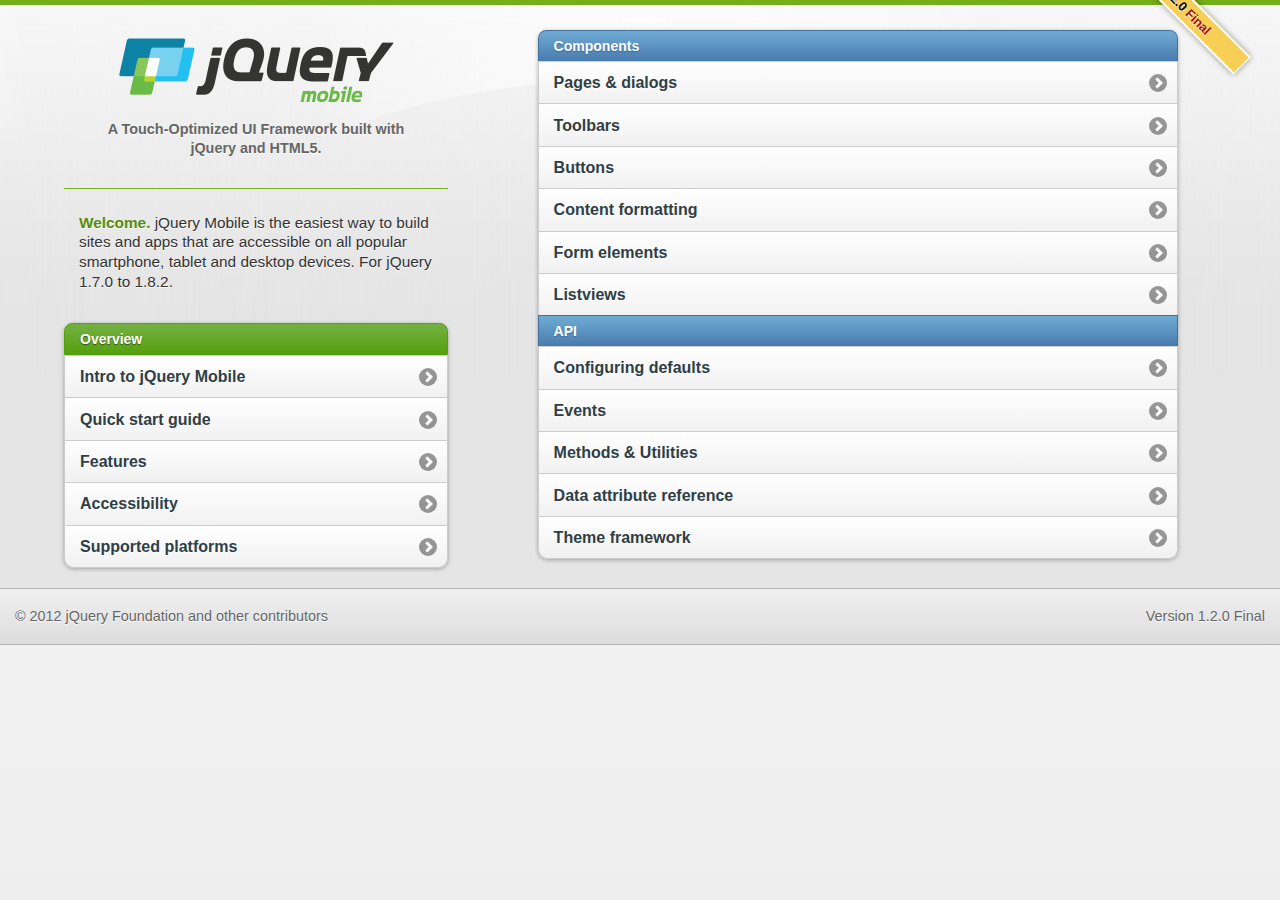
<file: jquery/demos/index.html>
<!DOCTYPE html>
<html>
<head>
	<meta charset="utf-8">
	<meta name="viewport" content="width=device-width, initial-scale=1">
	<title>jQuery Mobile: Demos and Documentation</title>
	<link rel="stylesheet"  href="css/themes/default/jquery.mobile-1.2.0.css" />
	<link rel="stylesheet" href="docs/_assets/css/jqm-docs.css" />
	<script src="js/jquery.js"></script>
	<script src="docs/_assets/js/jqm-docs.js"></script>
	<script src="js/jquery.mobile-1.2.0.js"></script>
	
</head>
<body>
<div data-role="page" class="type-home">
	<div data-role="content">
		<p class="jqm-version"></p>

		<div class="content-secondary">

			<div id="jqm-homeheader">
				<h1 id="jqm-logo"><img src="docs/_assets/images/jquery-logo.png" alt="jQuery Mobile Framework" /></h1>
				<p>A Touch-Optimized UI Framework built with jQuery and HTML5.</p>
			</div>


			<p class="intro"><strong>Welcome.</strong> jQuery Mobile is the easiest way to build sites and apps that are accessible on all popular smartphone, tablet and desktop devices. For jQuery 1.7.0 to 1.8.2.</p>

			<ul data-role="listview" data-inset="true" data-theme="c" data-dividertheme="f">
				<li data-role="list-divider">Overview</li>
				<li><a href="docs/about/intro.html">Intro to jQuery Mobile</a></li>
				<li><a href="docs/about/getting-started.html">Quick start guide</a></li>
				<li><a href="docs/about/features.html">Features</a></li>
				<li><a href="docs/about/accessibility.html">Accessibility</a></li>
				<li><a href="docs/about/platforms.html">Supported platforms</a></li>
			</ul>

		</div><!--/content-primary-->

		<div class="content-primary">
			<nav>


				<ul data-role="listview" data-inset="true" data-theme="c" data-dividertheme="b">
					<li data-role="list-divider">Components</li>
					<li><a href="docs/pages/index.html">Pages &amp; dialogs</a></li>
					<li><a href="docs/toolbars/index.html">Toolbars</a></li>
					<li><a href="docs/buttons/index.html">Buttons</a></li>
					<li><a href="docs/content/index.html">Content formatting</a></li>
					<li><a href="docs/forms/index.html">Form elements</a></li>
					<li><a href="docs/lists/index.html">Listviews</a></li>

					<li data-role="list-divider">API</li>
					<li><a href="docs/api/globalconfig.html">Configuring defaults</a></li>
					<li><a href="docs/api/events.html">Events</a></li>
					<li><a href="docs/api/methods.html">Methods &amp; Utilities</a></li>
					<li><a href="docs/api/data-attributes.html">Data attribute reference</a></li>
					<li><a href="docs/api/themes.html">Theme framework</a></li>


				</ul>
			</nav>
		</div>



	</div>

	<div data-role="footer" class="footer-docs" data-theme="c">
            <p class="jqm-version"></p>
			<p>&copy; 2012 jQuery Foundation and other contributors</p>
	</div>

</div>
</body>
</html>
</file>
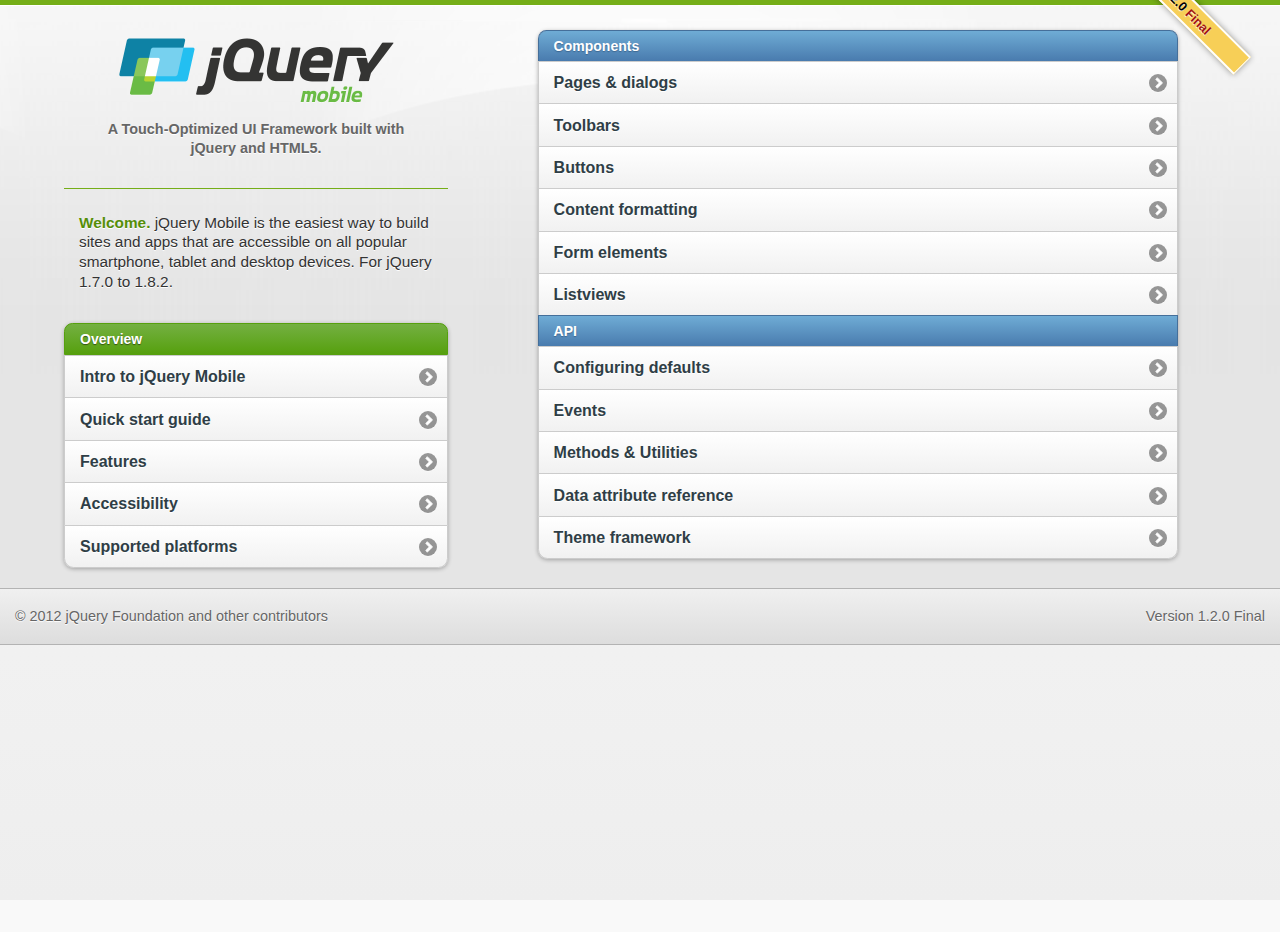
<file: jquery/demos/docs/index.html>
<!DOCTYPE html>
<html>
<head>
	<meta charset="utf-8">
	<meta name="viewport" content="width=device-width, initial-scale=1">
	<title>jQuery Mobile: Demos and Documentation</title>
	<link rel="stylesheet"  href="../css/themes/default/jquery.mobile-1.2.0.css" />
	<link rel="stylesheet" href="_assets/css/jqm-docs.css"/>

	<script src="../js/jquery.js"></script>
	<script src="../docs/_assets/js/jqm-docs.js"></script>
	<script src="../js/jquery.mobile-1.2.0.js"></script>
	<!-- Need to get a proper redirect hooked up. Blech. -->
	<meta http-equiv="refresh" content="0;url=../index.html">
</head> 
<body> 
	<div data-role="page" class="type-index">

<div data-role="header" data-theme="f">
	<h1>jQuery Mobile Docs</h1>
	<a href="../index.html" data-icon="home" data-iconpos="notext" class="ui-btn-right">Home</a>
</div>

<div data-role="content">   
	
<p>Nothing to see here folks.</p>
<a href="../index.html" data-role="button">View the documentation home page</a>

</div>

</div>
</body>
</html>
</file>
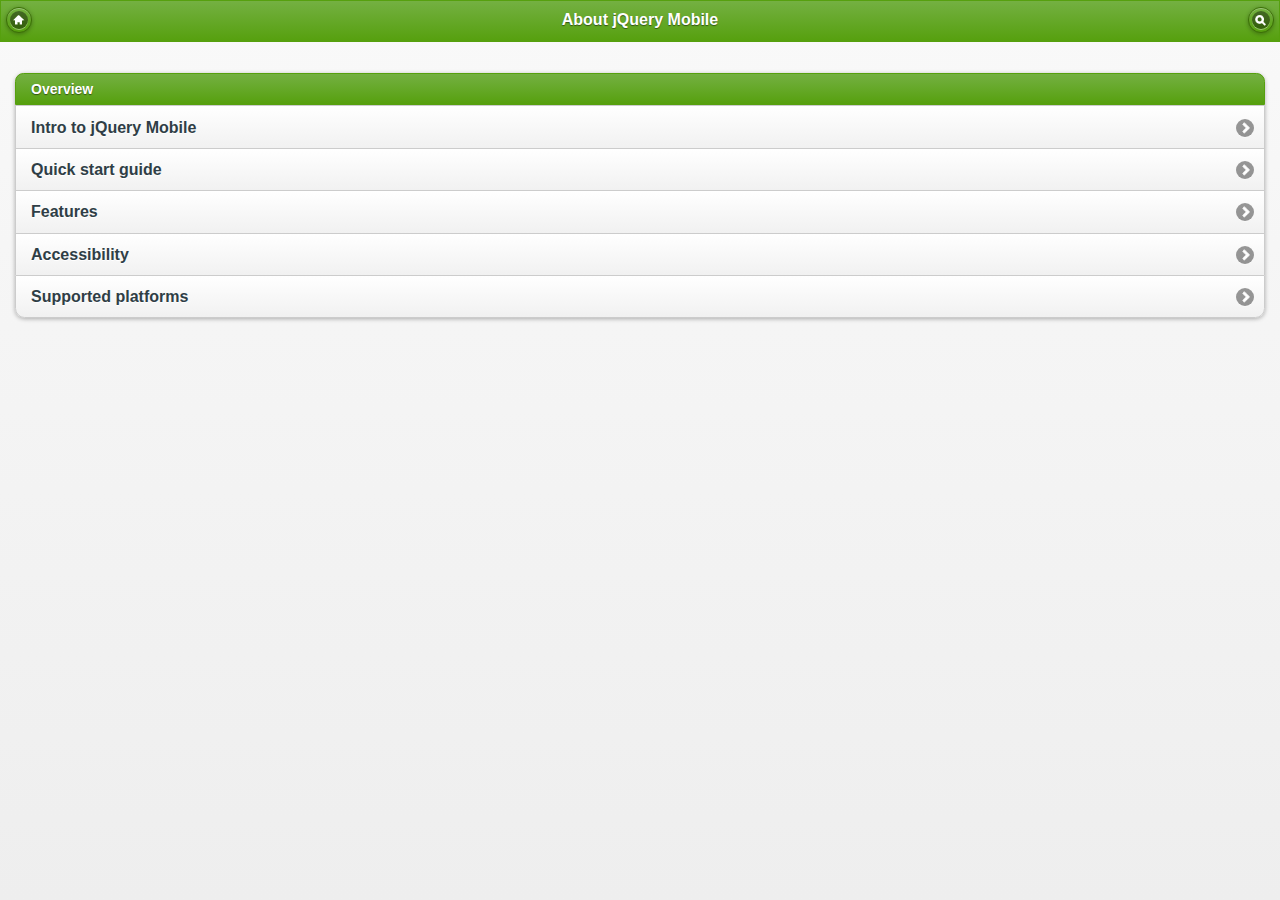
<file: jquery/demos/docs/about/index.html>
<!DOCTYPE html>
<html>
<head>
	<meta charset="utf-8">
	<meta name="viewport" content="width=device-width, initial-scale=1">
	<title>jQuery UI Mobile Framework - About</title>
	<link rel="stylesheet"  href="../../css/themes/default/jquery.mobile-1.2.0.css" />
	<link rel="stylesheet" href="../_assets/css/jqm-docs.css"/>

	<script src="../../js/jquery.js"></script>
	<script src="../../docs/_assets/js/jqm-docs.js"></script>
	<script src="../../js/jquery.mobile-1.2.0.js"></script>

</head>
<body> 

	<div data-role="page" class="type-index">

<div data-role="header" data-theme="f">
	<h1>About jQuery Mobile</h1>
	<a href="../../" data-icon="home" data-iconpos="notext" data-direction="reverse">Home</a>
		<a href="../nav.html" data-icon="search" data-iconpos="notext" data-rel="dialog" data-transition="fade">Search</a>
</div>

<div data-role="content">
	
	<ul data-role="listview" data-inset="true" data-theme="c" data-dividertheme="f">
		<li data-role="list-divider">Overview</li>
		<li><a href="intro.html">Intro to jQuery Mobile</a></li>
		<li><a href="getting-started.html">Quick start guide</a></li>	
		<li><a href="features.html">Features</a></li>
		<li><a href="accessibility.html">Accessibility</a></li>
		<li><a href="platforms.html">Supported platforms</a></li>
	</ul>

</div>

</div>
</body>
</html>
</file>
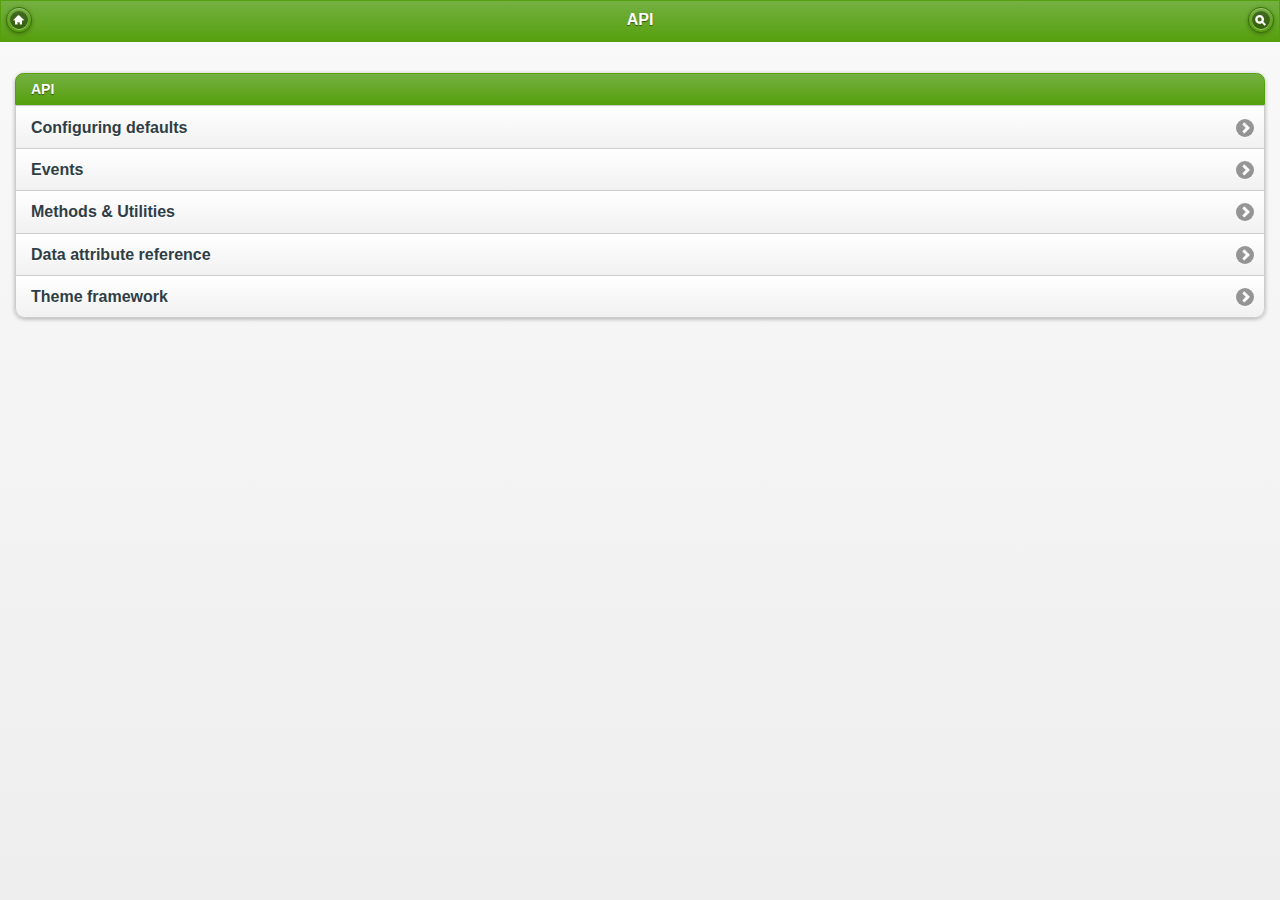
<file: jquery/demos/docs/api/index.html>
<!DOCTYPE html>
<html>
<head>
	<meta charset="utf-8">
	<meta name="viewport" content="width=device-width, initial-scale=1">
	<title>jQuery UI Mobile Framework - API</title>
	<link rel="stylesheet"  href="../../css/themes/default/jquery.mobile-1.2.0.css" />
	<link rel="stylesheet" href="../_assets/css/jqm-docs.css"/>

	<script src="../../js/jquery.js"></script>
	<script src="../../docs/_assets/js/jqm-docs.js"></script>
	<script src="../../js/jquery.mobile-1.2.0.js"></script>

</head> 
<body> 
<div data-role="page" class="type-index">

<div data-role="header" data-theme="f">
	<h1>API</h1>
	<a href="../../" data-icon="home" data-iconpos="notext" data-direction="reverse">Home</a>
		<a href="../nav.html" data-icon="search" data-iconpos="notext" data-rel="dialog" data-transition="fade">Search</a>
</div>

<div data-role="content">
	
		
		<ul data-role="listview" data-inset="true" data-theme="c" data-dividertheme="f">
			<li data-role="list-divider">API</li>
			<li><a href="globalconfig.html">Configuring defaults</a></li>
			<li><a href="events.html">Events</a></li>
			<li><a href="methods.html">Methods &amp; Utilities</a></li>
			<li><a href="data-attributes.html">Data attribute reference</a></li>
			<li><a href="themes.html">Theme framework</a></li>
		</ul>

</div>

</div>
</body>
</html>
</file>
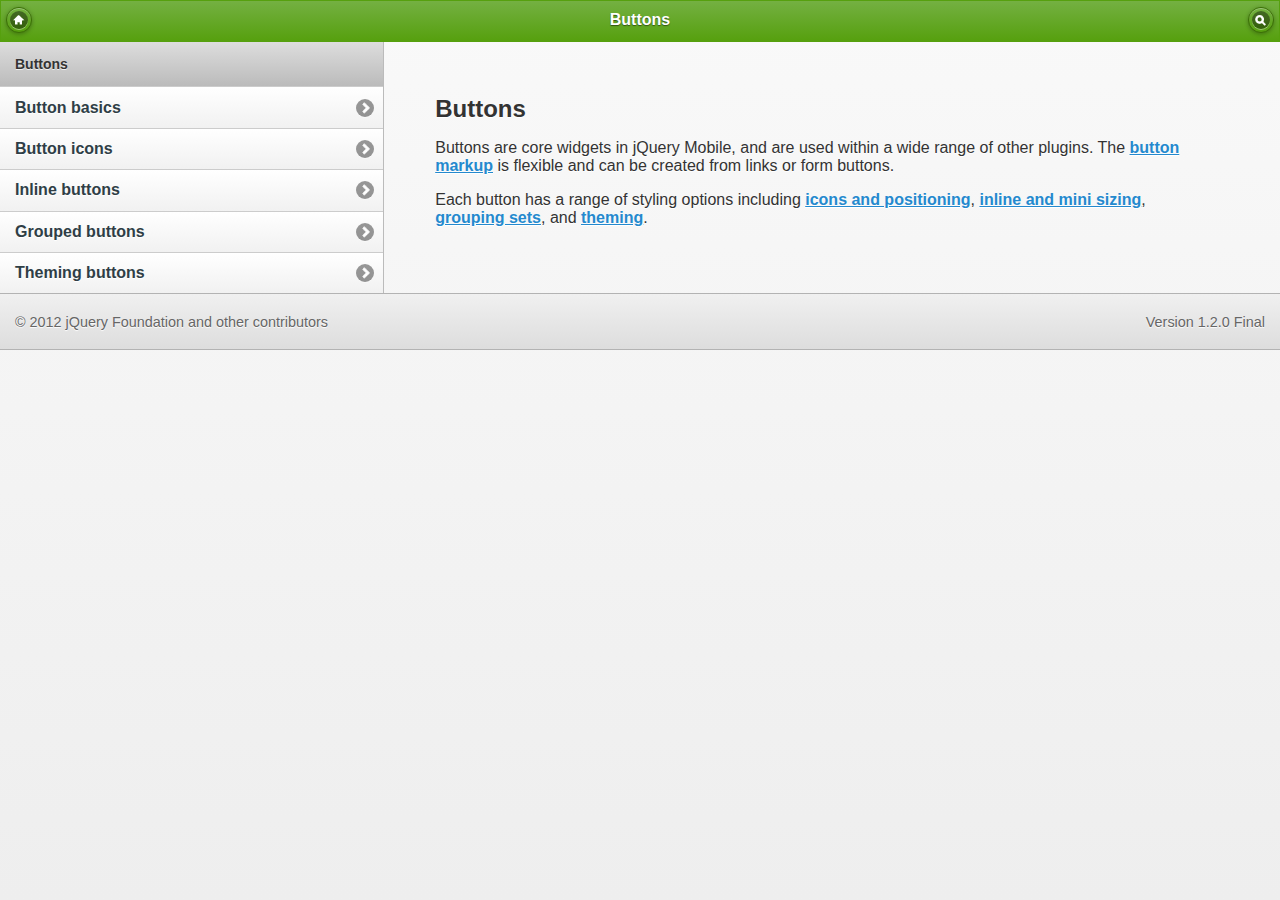
<file: jquery/demos/docs/buttons/index.html>
<!DOCTYPE html> 
<html>
	<head>
	<meta charset="utf-8">
	<meta name="viewport" content="width=device-width, initial-scale=1"> 
	<title>jQuery Mobile Docs - Buttons</title> 
	<link rel="stylesheet"  href="../../css/themes/default/jquery.mobile-1.2.0.css" />  
	<link rel="stylesheet" href="../_assets/css/jqm-docs.css"/>

	<script src="../../js/jquery.js"></script>
	<script src="../../docs/_assets/js/jqm-docs.js"></script>
	<script src="../../js/jquery.mobile-1.2.0.js"></script>

</head> 
<body> 

	<div data-role="page" class="type-interior">

		<div data-role="header" data-theme="f">
		<h1>Buttons</h1>
		<a href="../../" data-icon="home" data-iconpos="notext" data-direction="reverse">Home</a>
		<a href="../nav.html" data-icon="search" data-iconpos="notext" data-rel="dialog" data-transition="fade">Search</a>
	</div><!-- /header -->

	<div data-role="content">
		<div class="content-primary">
			<h2>Buttons</h2>
			<p>Buttons are core widgets in jQuery Mobile, and are used within a wide range of other plugins. The <a href="buttons-types.html"> button markup</a> is flexible and can be created from links or form buttons.</p>
			<p>Each button has a range of styling options including <a href="buttons-icons.html">icons and positioning</a>, <a href="buttons-inline.html">inline and mini sizing</a>, <a href="buttons-grouped.html">grouping sets</a>, and <a href="buttons-themes.html">theming</a>.</p>
			
      </div>
		<!--/content-primary -->

				<div class="content-secondary">

					<div data-role="collapsible" data-collapsed="true" data-theme="b" data-content-theme="d">

							<h3>In this section</h3>

							<ul data-role="listview" data-theme="c" data-dividertheme="d">
								<li data-role="list-divider">Buttons</li>
								<li><a href="buttons-types.html">Button basics</a></li>
								<li><a href="buttons-icons.html">Button icons</a></li>
								<li><a href="buttons-inline.html">Inline buttons</a></li>
								<li><a href="buttons-grouped.html">Grouped buttons</a></li>
								<li><a href="buttons-themes.html">Theming buttons</a></li>
							</ul>
					</div>
				</div>

			</div><!-- /content -->

			<div data-role="footer" class="footer-docs" data-theme="c">
					<p class="jqm-version"></p>
				<p>&copy; 2012 jQuery Foundation and other contributors</p>
			</div>

			</div><!-- /page -->

</body>
</html>
</file>
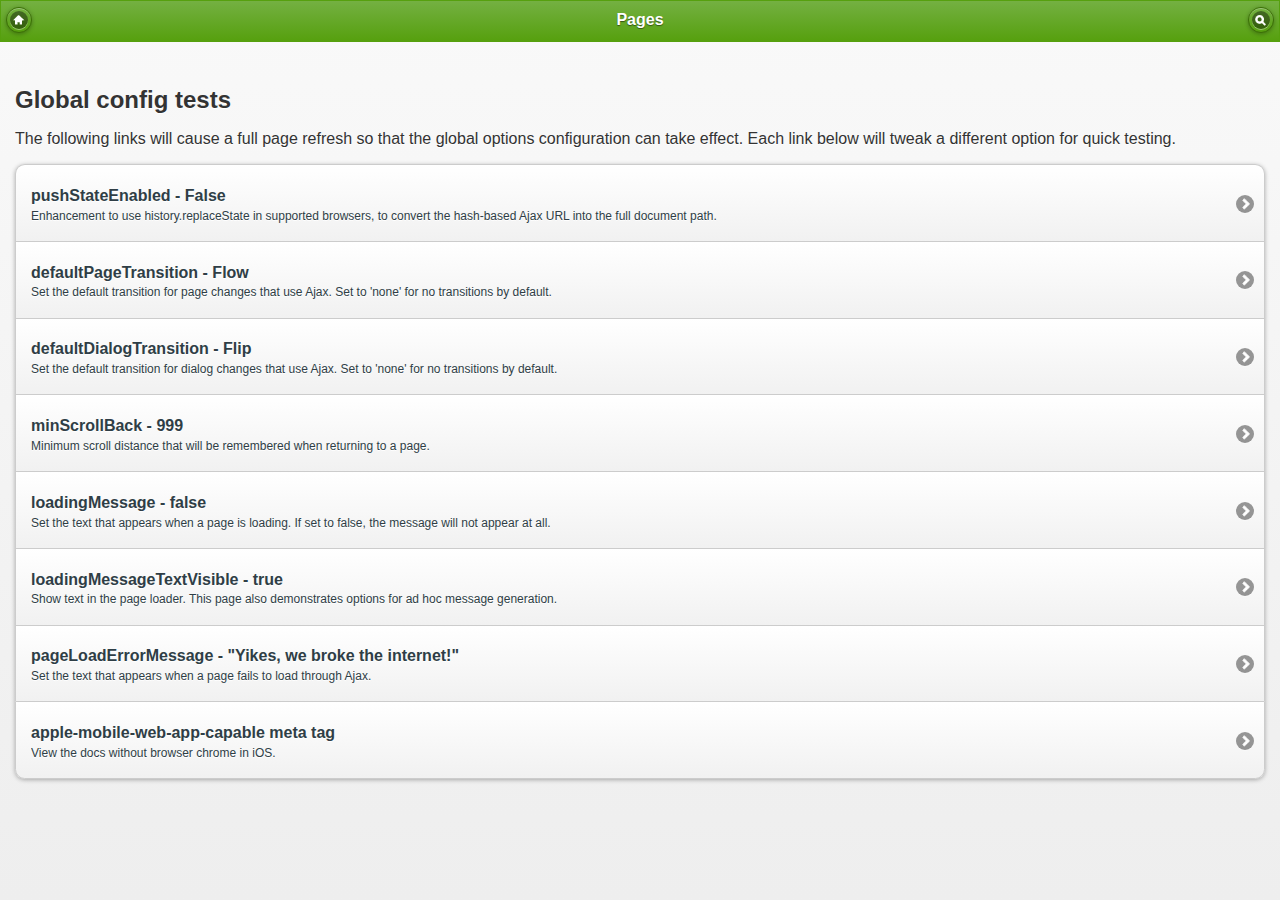
<file: jquery/demos/docs/config/index.html>
<!DOCTYPE html> 
<html>
	<head>
	<meta charset="utf-8">
	<meta name="viewport" content="width=device-width, initial-scale=1"> 
	<title>jQuery Mobile Docs - Configuration</title> 
	<link rel="stylesheet"  href="../../css/themes/default/jquery.mobile-1.2.0.css" />  
	<link rel="stylesheet" href="../_assets/css/jqm-docs.css"/>

	<script src="../../js/jquery.js"></script>
	<script src="../../docs/_assets/js/jqm-docs.js"></script>
	<script src="../../js/jquery.mobile-1.2.0.js"></script>

</head> 
<body> 

	<div data-role="page" class="type-index">

		<div data-role="header" data-theme="f">
		<h1>Pages</h1>
		<a href="../../" data-icon="home" data-iconpos="notext" data-direction="reverse">Home</a>
		<a href="../nav.html" data-icon="search" data-iconpos="notext" data-rel="dialog" data-transition="fade">Search</a>
	</div><!-- /header -->

	<div data-role="content">
				<h2>Global config tests</h2>
				<p>The following links will cause a full page refresh so that the global options configuration can take effect. Each link below will tweak a different option for quick testing.</p>

			
		<ul data-role="listview" data-inset="true">
			<li>
				<a href="pushState.html" data-ajax="false">
				<h3>pushStateEnabled - False</h3>
				<p>Enhancement to use history.replaceState in supported browsers, to convert the hash-based Ajax URL into the full document path. </p>
				</a>
			</li>
			<li>
				<a href="pageTransition.html" data-ajax="false">
				<h3>defaultPageTransition - Flow</h3>
				<p>Set the default transition for page changes that use Ajax. Set to 'none' for no transitions by default.</p>
				</a>
			</li>
			<li>
				<a href="dialogTransition.html" data-ajax="false">
				<h3>defaultDialogTransition - Flip</h3>
				<p>Set the default transition for dialog changes that use Ajax. Set to 'none' for no transitions by default.</p>
				</a>
			</li>
			<li>
				<a href="minScrollBack.html" data-ajax="false">
				<h3>minScrollBack - 999</h3>
				<p>Minimum scroll distance that will be remembered when returning to a page.</p>
				</a>
			</li>
			<li>
				<a href="loadingMessage.html" data-ajax="false">
				<h3>loadingMessage - false</h3>
				<p>Set the text that appears when a page is loading. If set to false, the message will not appear at all.</p>
				</a>
			</li>
			<li>
				<a href="loadingMessageTextVisible.html" data-ajax="false">
				<h3>loadingMessageTextVisible - true</h3>
				<p>Show text in the page loader.  This page also demonstrates options for ad hoc message generation.</p>
				</a>
			</li>
			<li>
				<a href="pageLoadErrorMessage.html" data-ajax="false">
				<h3>pageLoadErrorMessage - "Yikes, we broke the internet!"</h3>
				<p>Set the text that appears when a page fails to load through Ajax.</p>
				</a>
			</li>
			<li>
				<a href="iOSFullscreen.html" data-ajax="false">
				<h3>apple-mobile-web-app-capable meta tag</h3>
				<p>View the docs without browser chrome in iOS.</p>
				</a>
			</li>
		</ul>
		

		</div><!-- /ui-body wrapper -->	
</div><!-- /page -->

</body>
</html>
</file>
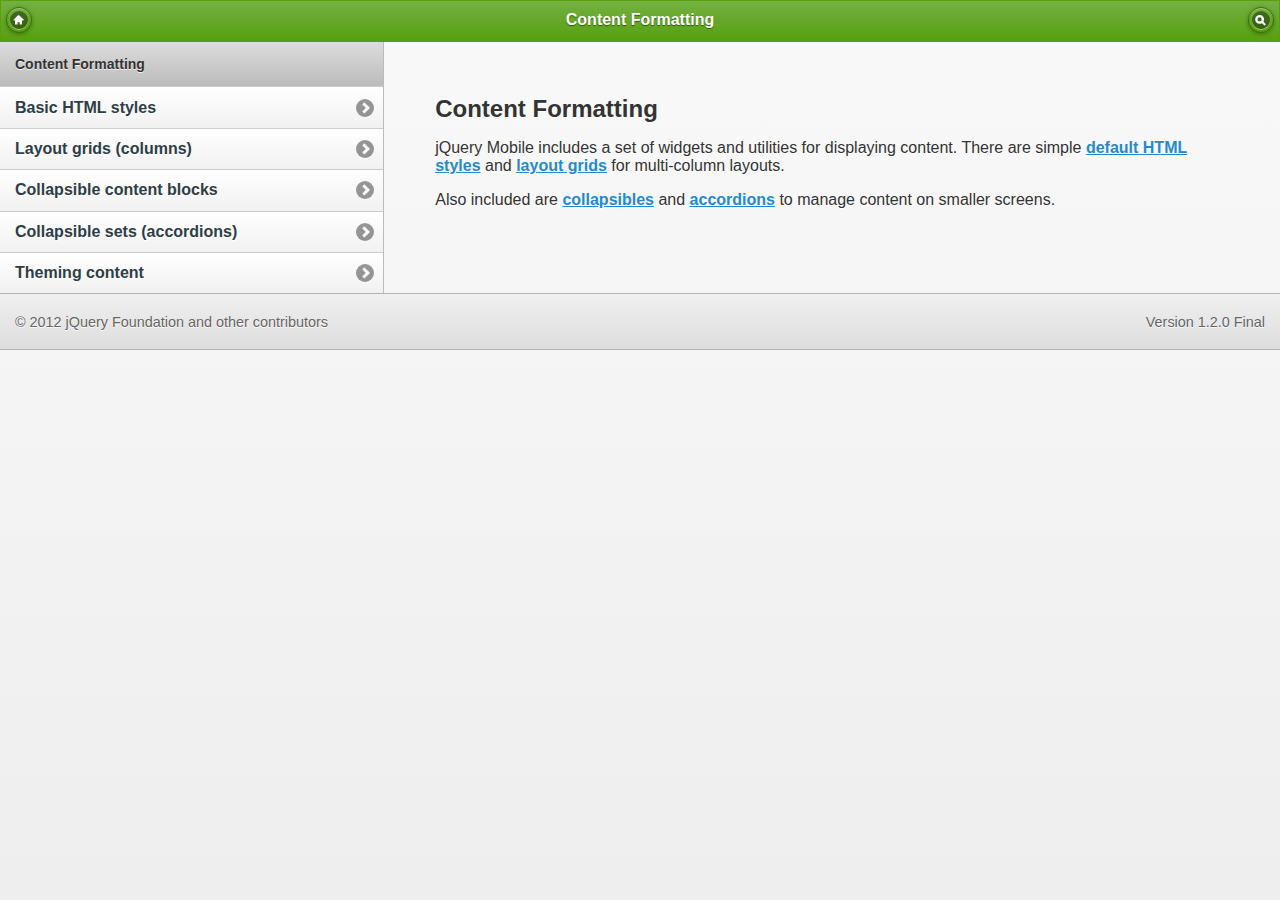
<file: jquery/demos/docs/content/index.html>
<!DOCTYPE html> 
<html>
	<head>
	<meta charset="utf-8">
	<meta name="viewport" content="width=device-width, initial-scale=1"> 
	<title>jQuery Mobile Docs - Content Formatting</title> 
	<link rel="stylesheet"  href="../../css/themes/default/jquery.mobile-1.2.0.css" />  
	<link rel="stylesheet" href="../_assets/css/jqm-docs.css"/>

	<script src="../../js/jquery.js"></script>
	<script src="../../docs/_assets/js/jqm-docs.js"></script>
	<script src="../../js/jquery.mobile-1.2.0.js"></script>

</head> 
<body> 

	<div data-role="page" class="type-interior">

		<div data-role="header" data-theme="f">
		<h1>Content Formatting</h1>
		<a href="../../" data-icon="home" data-iconpos="notext" data-direction="reverse">Home</a>
		<a href="../nav.html" data-icon="search" data-iconpos="notext" data-rel="dialog" data-transition="fade">Search</a>
	</div><!-- /header -->

	<div data-role="content">
		<div class="content-primary">
			<h2>Content Formatting</h2>
			<p>jQuery Mobile includes a set of widgets and utilities for displaying content. There are simple <a href="content-html.html"> default HTML styles</a> and <a href="content-grids.html">layout grids</a> for multi-column layouts.</p>
			<p>Also included are <a href="content-collapsible.html">collapsibles</a> and <a href="content-collapsible-set.html">accordions</a> to manage content on smaller screens. </p>
      </div>
		<!--/content-primary -->

				<div class="content-secondary">

					<div data-role="collapsible" data-collapsed="true" data-theme="b" data-content-theme="d">

							<h3>In this section</h3>

							<ul data-role="listview" data-theme="c" data-dividertheme="d">
								<li data-role="list-divider">Content Formatting</li>
								<li><a href="content-html.html">Basic HTML styles</a></li>
								<li><a href="content-grids.html">Layout grids (columns)</a></li>
								<li><a href="content-collapsible.html">Collapsible content blocks</a></li>
								<li><a href="content-collapsible-set.html">Collapsible sets (accordions)</a></li>
								<li><a href="content-themes.html">Theming content</a></li>
							</ul>
					</div>
				</div>

			</div><!-- /content -->

			<div data-role="footer" class="footer-docs" data-theme="c">
					<p class="jqm-version"></p>
				<p>&copy; 2012 jQuery Foundation and other contributors</p>
			</div>

			</div><!-- /page -->

</body>
</html>
</file>
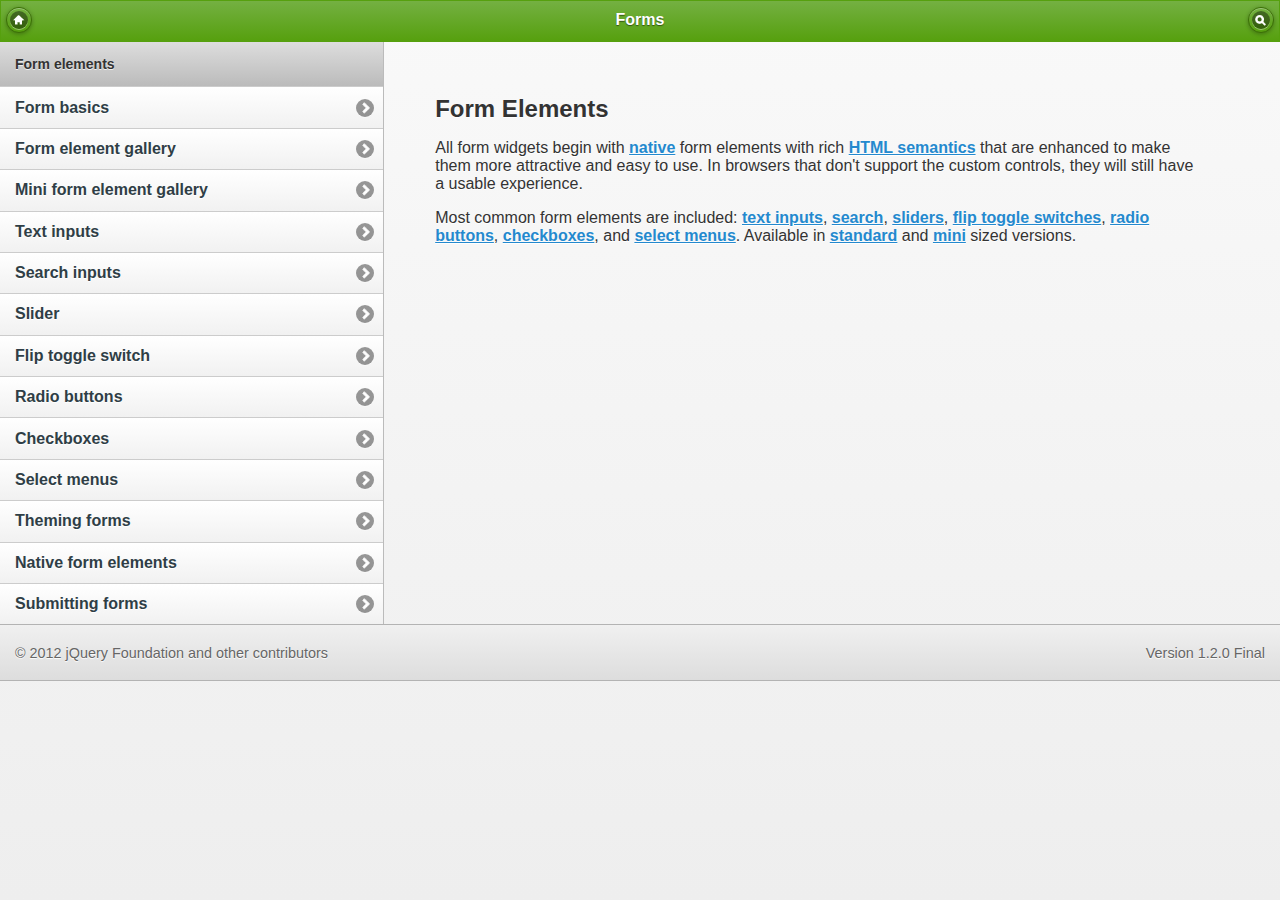
<file: jquery/demos/docs/forms/index.html>
<!DOCTYPE html> 
<html>
	<head>
	<meta charset="utf-8">
	<meta name="viewport" content="width=device-width, initial-scale=1"> 
	<title>jQuery Mobile Docs - Forms</title> 
	<link rel="stylesheet"  href="../../css/themes/default/jquery.mobile-1.2.0.css" />  
	<link rel="stylesheet" href="../_assets/css/jqm-docs.css"/>

	<script src="../../js/jquery.js"></script>
	<script src="../../docs/_assets/js/jqm-docs.js"></script>
	<script src="../../js/jquery.mobile-1.2.0.js"></script>

</head> 
<body> 

	<div data-role="page" class="type-interior">

		<div data-role="header" data-theme="f">
		<h1>Forms</h1>
		<a href="../../" data-icon="home" data-iconpos="notext" data-direction="reverse">Home</a>
		<a href="../nav.html" data-icon="search" data-iconpos="notext" data-rel="dialog" data-transition="fade">Search</a>
	</div><!-- /header -->

	<div data-role="content">
		<div class="content-primary">
			<h2>Form Elements</h2>
			<p>All form widgets begin with <a href="forms-all-native.html">native</a> form elements with rich  <a href="docs-forms.html">HTML semantics</a> that are enhanced to make them more attractive and easy to use. In browsers that don't support the custom controls, they will still have a usable experience.</p>
			<p>Most common form elements are included: <a href="textinputs/">text inputs</a>, <a href="search/">search</a>, <a href="slider/">sliders</a>, <a href="switch/">flip toggle switches</a>, <a href="radiobuttons/">radio buttons</a>, <a href="checkboxes/">checkboxes</a>, and <a href="selects/">select menus</a>. Available in <a href="forms-all.html">standard</a> and <a href="forms-all-mini.html">mini</a> sized versions.</p>
      </div>
		<!--/content-primary -->

				<div class="content-secondary">

					<div data-role="collapsible" data-collapsed="true" data-theme="b" data-content-theme="d">

							<h3>In this section</h3>

							<ul data-role="listview" data-theme="c" data-dividertheme="d">
								<li data-role="list-divider">Form elements</li>
								<li><a href="docs-forms.html">Form basics</a></li>
								<li><a href="forms-all.html">Form element gallery</a></li>
								<li><a href="forms-all-mini.html">Mini form element gallery</a></li>
								<li><a href="textinputs/">Text inputs</a></li>
								<li><a href="search/">Search inputs</a></li>
								<li><a href="slider/">Slider</a></li>
								<li><a href="switch/">Flip toggle switch</a></li>
								<li><a href="radiobuttons/">Radio buttons</a></li>
								<li><a href="checkboxes/">Checkboxes</a></li>
								<li><a href="selects/">Select menus</a></li>
								<li><a href="forms-themes.html">Theming forms</a></li>
								<li><a href="forms-all-native.html">Native form elements</a></li>
								<li><a href="forms-sample.html">Submitting forms</a></li>
							</ul>
					</div>
				</div>

			</div><!-- /content -->

			<div data-role="footer" class="footer-docs" data-theme="c">
					<p class="jqm-version"></p>
				<p>&copy; 2012 jQuery Foundation and other contributors</p>
			</div>

			</div><!-- /page -->

</body>
</html>
</file>
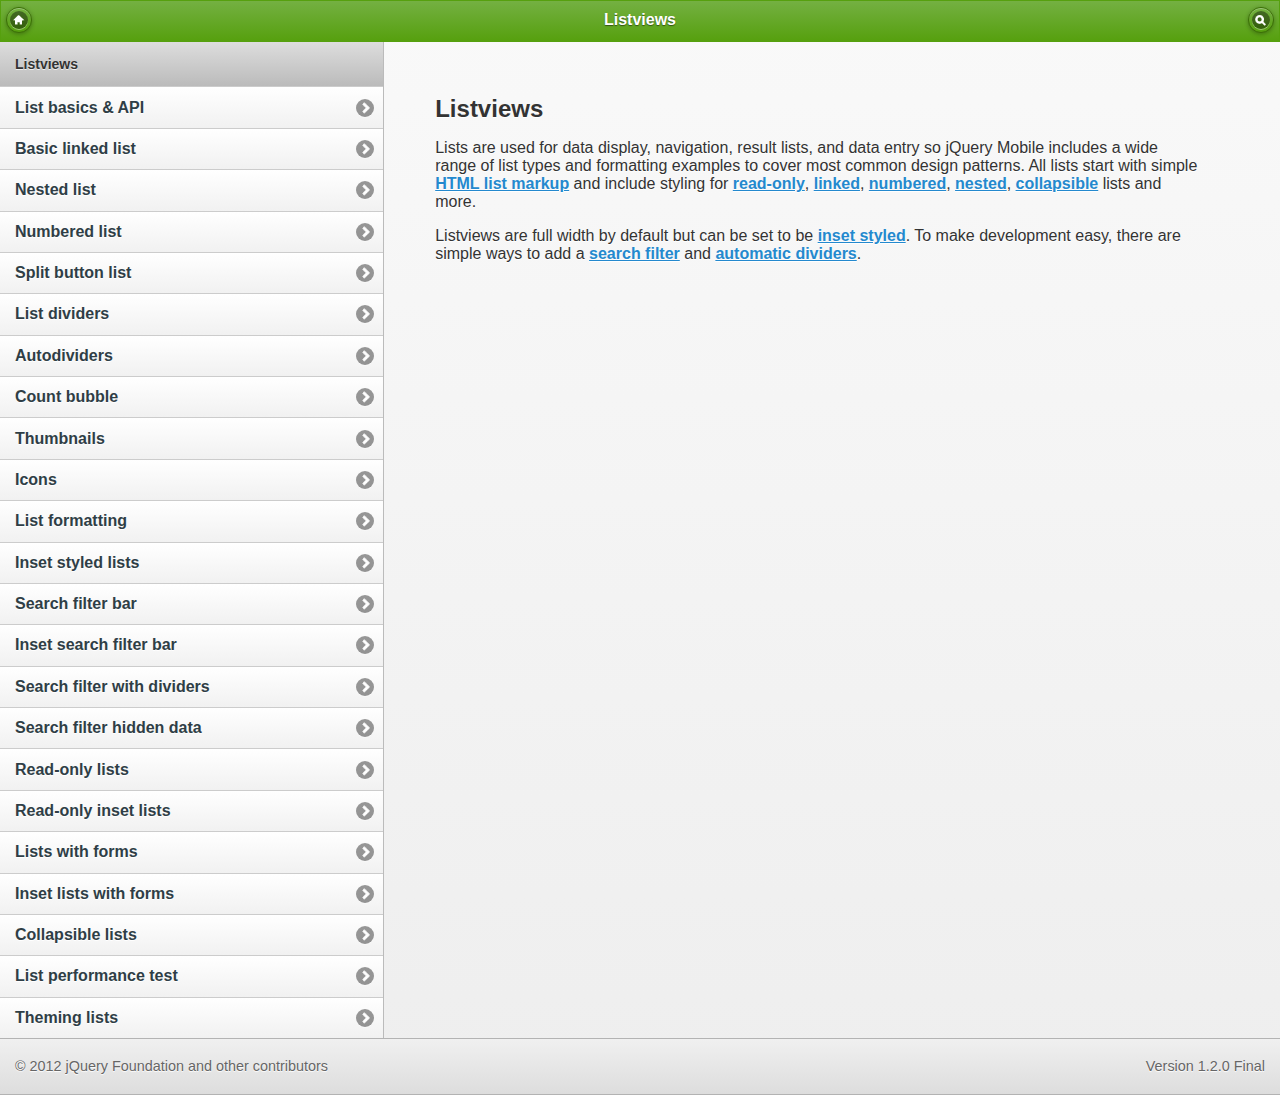
<file: jquery/demos/docs/lists/index.html>
<!DOCTYPE html> 
<html>
	<head>
	<meta charset="utf-8">
	<meta name="viewport" content="width=device-width, initial-scale=1"> 
	<title>jQuery Mobile Docs - Listviews</title> 
	<link rel="stylesheet"  href="../../css/themes/default/jquery.mobile-1.2.0.css" />  
	<link rel="stylesheet" href="../_assets/css/jqm-docs.css"/>

	<script src="../../js/jquery.js"></script>
	<script src="../../docs/_assets/js/jqm-docs.js"></script>
	<script src="../../js/jquery.mobile-1.2.0.js"></script>

</head> 
<body> 

	<div data-role="page" class="type-interior">

		<div data-role="header" data-theme="f">
		<h1>Listviews</h1>
		<a href="../../" data-icon="home" data-iconpos="notext" data-direction="reverse">Home</a>
		<a href="../nav.html" data-icon="search" data-iconpos="notext" data-rel="dialog" data-transition="fade">Search</a>
	</div><!-- /header -->

	<div data-role="content">
		<div class="content-primary">
			<h2>Listviews</h2>
			<p>Lists are used for data display, navigation, result lists, and data entry so jQuery Mobile includes a wide range of list types and formatting examples to cover most common design patterns. All lists start with simple <a href="docs-lists.html">HTML list markup</a> and include styling for <a href="lists-readonly.html">read-only</a>, <a href="lists-all-full.html">linked</a>, <a href="lists-ol.html">numbered</a>, <a href="lists-nested.html">nested</a>, <a href="lists-collapsible.html">collapsible</a> lists and more.</p>
			<p>Listviews are full width by default but can be set to be <a href="lists-inset.html">inset styled</a>. To make development easy, there are simple ways to add a <a href="lists-search.html">search filter</a> and <a href="lists-autodividers.html">automatic dividers</a>.</p>
      </div>
		<!--/content-primary -->

				<div class="content-secondary">

					<div data-role="collapsible" data-collapsed="true" data-theme="b" data-content-theme="d">

							<h3>In this section</h3>

							<ul data-role="listview" data-theme="c" data-dividertheme="d">
								<li data-role="list-divider">Listviews</li>
								<li><a href="docs-lists.html">List basics &amp; API</a></li>
								<li><a href="lists-ul.html">Basic linked list</a></li>
								<li><a href="lists-nested.html">Nested list</a></li>
								<li><a href="lists-ol.html">Numbered list</a></li>

								<li><a href="lists-split.html">Split button list</a></li>	
								<li><a href="lists-divider.html">List dividers</a></li>
								<li><a href="lists-autodividers.html">Autodividers</a></li>
								<li><a href="lists-count.html">Count bubble</a></li>
								<li><a href="lists-thumbnails.html">Thumbnails</a></li>
								<li><a href="lists-icons.html">Icons</a></li>
								<li><a href="lists-formatting.html">List formatting</a></li>
								<li><a href="lists-inset.html">Inset styled lists</a></li>

								<li><a href="lists-search.html">Search filter bar</a></li>
								<li><a href="lists-search-inset.html">Inset search filter bar</a></li>
								<li><a href="lists-search-with-dividers.html">Search filter with dividers</a></li>
								<li><a href="lists-search-filtertext.html">Search filter hidden data</a></li>

								<li><a href="lists-readonly.html">Read-only lists</a></li>
								<li><a href="lists-readonly-inset.html">Read-only inset lists</a></li>
								<li><a href="lists-forms.html">Lists with forms</a></li>
								<li><a href="lists-forms-inset.html">Inset lists with forms</a></li>

								<li><a href="lists-collapsible.html">Collapsible lists</a></li>

								<li><a href="lists-performance.html">List performance test</a></li>
								<li><a href="lists-themes.html">Theming lists</a></li>
							</ul>
					</div>
				</div>

			</div><!-- /content -->

			<div data-role="footer" class="footer-docs" data-theme="c">
					<p class="jqm-version"></p>
				<p>&copy; 2012 jQuery Foundation and other contributors</p>
			</div>

			</div><!-- /page -->

</body>
</html>
</file>
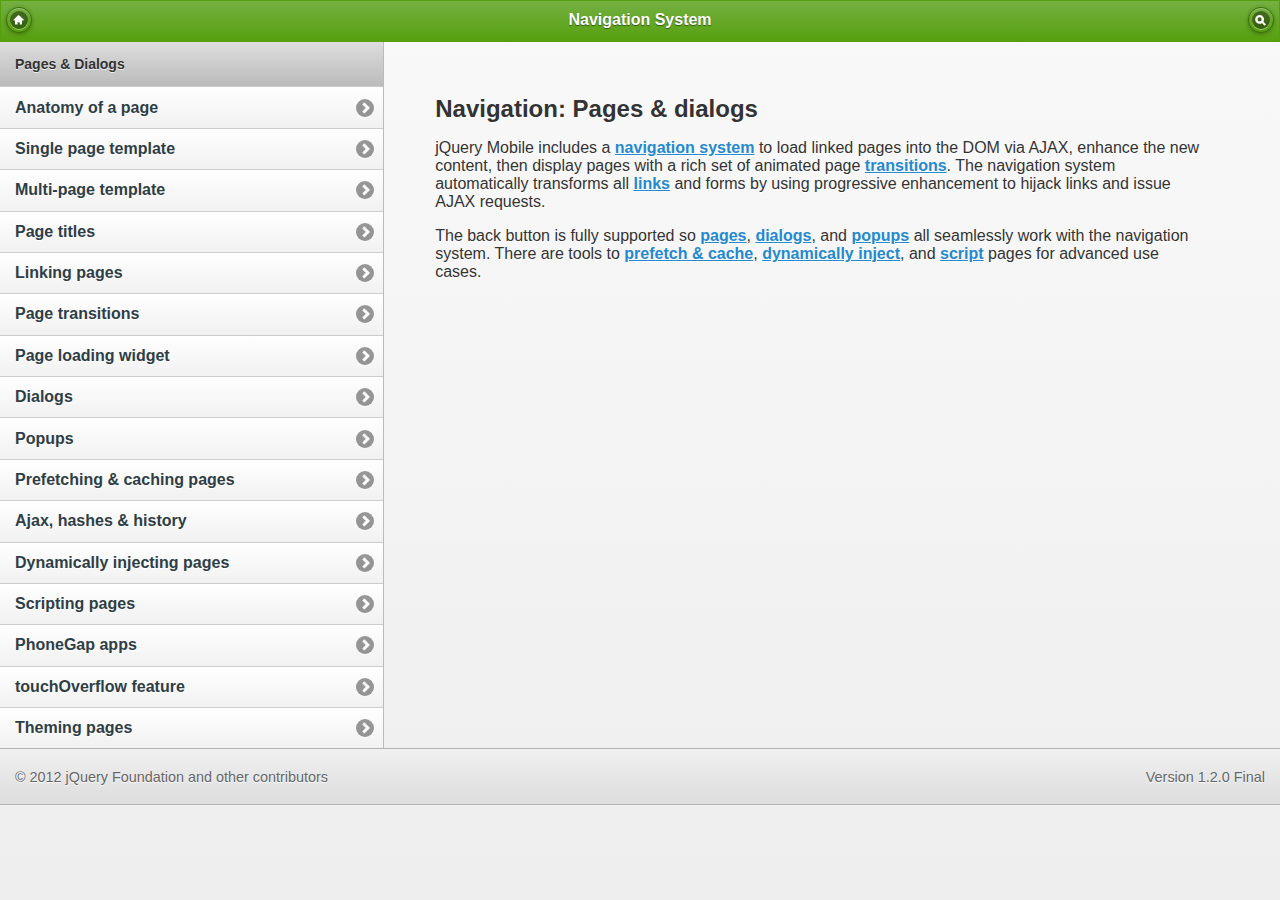
<file: jquery/demos/docs/pages/index.html>
<!DOCTYPE html> 
<html>
	<head>
	<meta charset="utf-8">
	<meta name="viewport" content="width=device-width, initial-scale=1"> 
	<title>jQuery Mobile Docs - Pages</title> 
	<link rel="stylesheet"  href="../../css/themes/default/jquery.mobile-1.2.0.css" />  
	<link rel="stylesheet" href="../_assets/css/jqm-docs.css"/>

	<script src="../../js/jquery.js"></script>
	<script src="../../docs/_assets/js/jqm-docs.js"></script>
	<script src="../../js/jquery.mobile-1.2.0.js"></script>

</head> 
<body> 

	<div data-role="page" class="type-interior">

		<div data-role="header" data-theme="f">
		<h1>Navigation System</h1>
		<a href="../../" data-icon="home" data-iconpos="notext" data-direction="reverse">Home</a>
		<a href="../nav.html" data-icon="search" data-iconpos="notext" data-rel="dialog" data-transition="fade">Search</a>
	</div><!-- /header -->

	<div data-role="content">
		<div class="content-primary">
			<h2>Navigation: Pages &amp; dialogs</h2>
			<p>jQuery Mobile includes a <a href="page-navmodel.html">navigation system</a> to load linked pages into the DOM via AJAX, enhance the new content, then display pages with a rich set of animated page <a href="page-transitions.html">transitions</a>. The navigation system automatically transforms all <a href="page-links.html">links</a> and forms by using progressive enhancement to hijack links and issue AJAX requests. </p>
			<p>The back button is fully supported so <a href="page-anatomy.html">pages</a>, <a href="dialog/index.html">dialogs</a>, and <a href="popup/index.html">popups</a> all seamlessly work with the navigation system. There are tools to <a href="page-cache.html">prefetch &amp; cache</a>, <a href="page-dynamic.html">dynamically inject</a>, and <a href="page-scripting.html">script</a> pages for advanced use cases.</p>
      </div>
		<!--/content-primary -->

				<div class="content-secondary">

					<div data-role="collapsible" data-collapsed="true" data-theme="b" data-content-theme="d">

							<h3>In this section</h3>

							<ul data-role="listview" data-theme="c" data-dividertheme="d">

								<li data-role="list-divider">Pages &amp; Dialogs</li>
								<li><a href="page-anatomy.html">Anatomy of a page</a></li>
								<li><a href="page-template.html" data-ajax="false">Single page template</a></li>
								<li><a href="multipage-template.html" data-ajax="false">Multi-page template</a></li>
								<li><a href="page-titles.html">Page titles</a></li>
								<li><a href="page-links.html">Linking pages</a></li>
								<li><a href="page-transitions.html">Page transitions</a></li>
								<li><a href="loader.html">Page loading widget</a></li>
								<li><a href="dialog/index.html">Dialogs</a></li>
								<li><a href="popup/index.html">Popups</a></li>
								<li><a href="page-cache.html">Prefetching &amp; caching pages</a></li>
								<li><a href="page-navmodel.html">Ajax, hashes &amp; history</a></li>
								<li><a href="page-dynamic.html">Dynamically injecting pages</a></li>
								<li><a href="page-scripting.html">Scripting pages</a></li>
								<li><a href="phonegap.html">PhoneGap apps</a></li>
								<li><a href="touchoverflow.html">touchOverflow feature</a></li>
								<li><a href="pages-themes.html">Theming pages</a></li>
							</ul>
					</div>
				</div>

			</div><!-- /content -->

			<div data-role="footer" class="footer-docs" data-theme="c">
					<p class="jqm-version"></p>
				<p>&copy; 2012 jQuery Foundation and other contributors</p>
			</div>

			</div><!-- /page -->

</body>
</html>
</file>
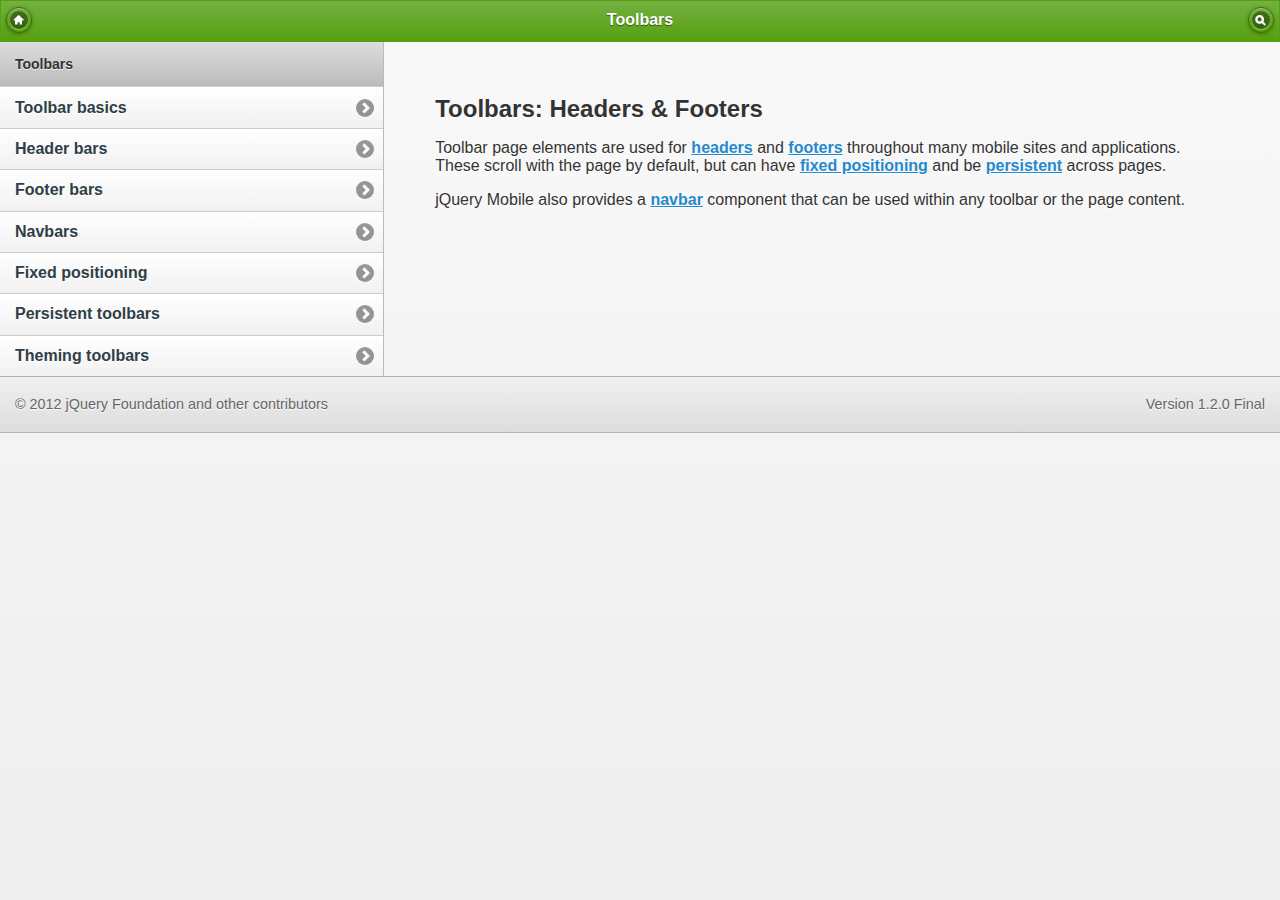
<file: jquery/demos/docs/toolbars/index.html>
<!DOCTYPE html> 
<html>
	<head>
	<meta charset="utf-8">
	<meta name="viewport" content="width=device-width, initial-scale=1"> 
	<title>jQuery Mobile Docs - Toolbars</title> 
	<link rel="stylesheet"  href="../../css/themes/default/jquery.mobile-1.2.0.css" />  
	<link rel="stylesheet" href="../_assets/css/jqm-docs.css"/>

	<script src="../../js/jquery.js"></script>
	<script src="../../docs/_assets/js/jqm-docs.js"></script>
	<script src="../../js/jquery.mobile-1.2.0.js"></script>

</head> 
<body> 

	<div data-role="page" class="type-interior">

		<div data-role="header" data-theme="f">
		<h1>Toolbars</h1>
		<a href="../../" data-icon="home" data-iconpos="notext" data-direction="reverse">Home</a>
		<a href="../nav.html" data-icon="search" data-iconpos="notext" data-rel="dialog" data-transition="fade">Search</a>
	</div><!-- /header -->

	<div data-role="content">
		<div class="content-primary">
			<h2>Toolbars: Headers &amp; Footers</h2>
			<p>Toolbar page elements are used for <a href="docs-headers.html">headers</a> and <a href="docs-footers.html">footers</a> throughout many mobile sites and applications. These scroll with the page by default, but can have <a href="bars-fixed.html">fixed positioning</a> and be <a href="footer-persist-a.html">persistent</a> across pages.</p>
			<p>jQuery Mobile also provides a <a href="docs-navbar.html">navbar</a> component that can be used within any toolbar or the page content.</p>
      </div>
		<!--/content-primary -->

				<div class="content-secondary">

					<div data-role="collapsible" data-collapsed="true" data-theme="b" data-content-theme="d">

							<h3>In this section</h3>

							<ul data-role="listview" data-theme="c" data-dividertheme="d">
								<li data-role="list-divider">Toolbars</li>
								<li><a href="docs-bars.html">Toolbar basics</a></li>
								<li><a href="docs-headers.html">Header bars</a></li>
								<li><a href="docs-footers.html">Footer bars</a></li>
								<li><a href="docs-navbar.html">Navbars</a></li>
								<li><a href="bars-fixed.html">Fixed positioning</a></li>
								<li><a href="footer-persist-a.html">Persistent toolbars</a></li>
								<li><a href="bars-themes.html">Theming toolbars</a></li>
								<!--<li><a href="api-bars.html">API documentation</a></li>-->
							</ul>
					</div>
				</div>

			</div><!-- /content -->

			<div data-role="footer" class="footer-docs" data-theme="c">
					<p class="jqm-version"></p>
				<p>&copy; 2012 jQuery Foundation and other contributors</p>
			</div>

			</div><!-- /page -->

</body>
</html>
</file>
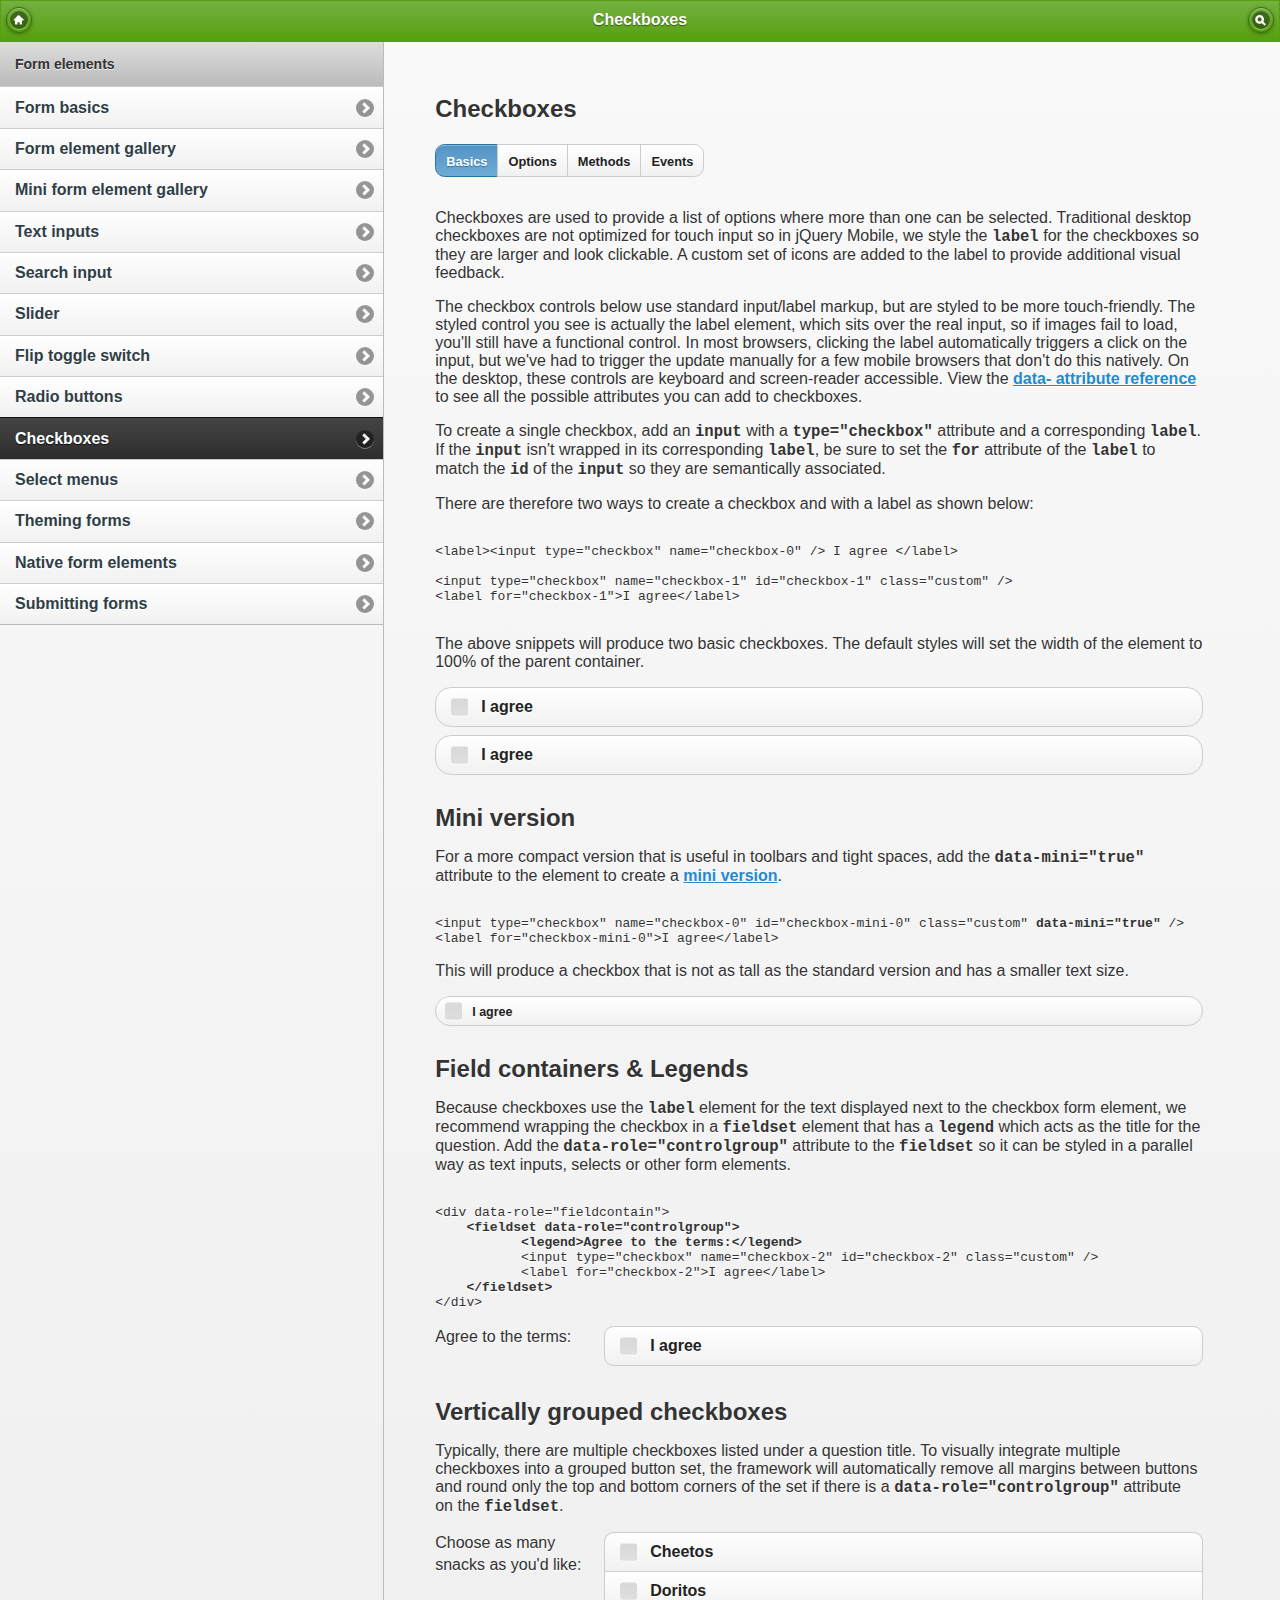
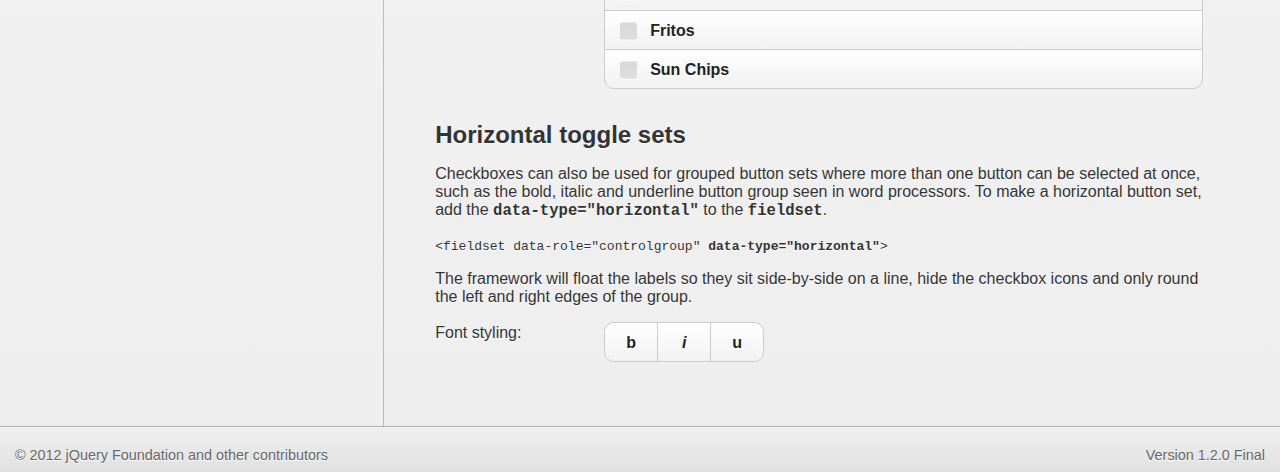
<file: jquery/demos/docs/forms/checkboxes/index.html>
<!DOCTYPE html> 
<html>
	<head>
	<meta charset="utf-8">
	<meta name="viewport" content="width=device-width, initial-scale=1"> 
	<title>jQuery Mobile Docs - Checkboxes</title> 
	<link rel="stylesheet"  href="../../../css/themes/default/jquery.mobile-1.2.0.css" />
	<link rel="stylesheet" href="../../_assets/css/jqm-docs.css"/>
	<script src="../../../js/jquery.js"></script>
	<script src="../../../docs/_assets/js/jqm-docs.js"></script>
	<script src="../../../js/jquery.mobile-1.2.0.js"></script>

</head> 
<body> 

	<div data-role="page" class="type-interior">

		<div data-role="header" data-theme="f">
		<h1>Checkboxes</h1>
		<a href="../../../" data-icon="home" data-iconpos="notext" data-direction="reverse">Home</a>
		<a href="../../nav.html" data-icon="search" data-iconpos="notext" data-rel="dialog" data-transition="fade">Search</a>
	</div><!-- /header -->

	<div data-role="content">
		<div class="content-primary">
		
		<form action="#" method="get">

		<h2>Checkboxes</h2>

    <ul data-role="controlgroup" data-type="horizontal" class="localnav">
      <li><a href="index.html" data-role="button" data-transition="fade" class="ui-btn-active">Basics</a></li>
      <li><a href="options.html" data-role="button" data-transition="fade">Options</a></li>
      <li><a href="methods.html" data-role="button" data-transition="fade">Methods</a></li>
      <li><a href="events.html" data-role="button" data-transition="fade">Events</a></li>
    </ul>

		<p>Checkboxes are used to provide a list of options where more than one can be selected. Traditional desktop checkboxes are not optimized for touch input so in jQuery Mobile, we style the <code>label</code> for the checkboxes so they are larger and look clickable. A custom set of icons are added to the label to provide additional visual feedback.</p>
		
		<p>The checkbox controls below use standard input/label markup, but are styled to be more touch-friendly. The styled control you see is actually the label element, which sits over the real input, so if images fail to load, you'll still have a functional control. In most browsers, clicking the label automatically triggers a click on the input, but we've had to trigger the update manually for a few mobile browsers that don't do this natively. On the desktop, these controls are keyboard and screen-reader accessible. View the <a href="../../api/data-attributes.html">data- attribute reference</a> to see all the possible attributes you can add to checkboxes.</p>

		<p>To create a single checkbox, add an <code>input</code> with a <code>type="checkbox"</code> attribute and a corresponding <code>label</code>. If the <code>input</code> isn't wrapped in its corresponding <code>label</code>, be sure to set the <code>for</code> attribute of the <code>label</code> to match the <code>id</code> of the <code>input</code> so they are semantically associated.</p>
		<p>There are therefore two ways to create a checkbox and with a label as shown below:</p>
		
		<pre><code>	
&lt;label&gt;&lt;input type=&quot;checkbox&quot; name=&quot;checkbox-0&quot; /&gt; I agree &lt;/label&gt;
			
&lt;input type=&quot;checkbox&quot; name=&quot;checkbox-1&quot; id=&quot;checkbox-1&quot; class=&quot;custom&quot; /&gt;
&lt;label for=&quot;checkbox-1&quot;&gt;I agree&lt;/label&gt;
		</code></pre>
				
		<p>The above snippets will produce two basic checkboxes. The default styles will set the width of the element to 100% of the parent container.</p>
					
		<label> <input type="checkbox" name="checkbox-0 "/> I agree</label>
		
		<input type="checkbox" name="checkbox-1" id="checkbox-1" class="custom" />
		<label for="checkbox-1">I agree</label>
		
		
		<h2>Mini version</h2>

		<p>For a more compact version that is useful in toolbars and tight spaces, add the <code>data-mini="true"</code> attribute to the element to create a <a href="../forms-all-mini.html">mini version</a>. </p>

<pre><code>	
&lt;input type=&quot;checkbox&quot; name=&quot;checkbox-0&quot; id=&quot;checkbox-mini-0&quot; class=&quot;custom&quot; <strong>data-mini=&quot;true&quot;</strong> /&gt;
&lt;label for=&quot;checkbox-mini-0&quot;&gt;I agree&lt;/label&gt;
</code></pre>
		
		<p>This will produce a checkbox that is not as tall as the standard version and has a smaller text size.</p>
		<input type="checkbox" name="checkbox-mini-0" id="checkbox-mini-0" class="custom" data-mini="true" />
		<label for="checkbox-mini-0">I agree</label>


		<h2>Field containers &amp; Legends</h2>
		<p>Because checkboxes use the <code>label</code> element for the text displayed next to the checkbox form element, we recommend wrapping the checkbox in a <code>fieldset</code> element that has a <code>legend</code> which acts as the title for the question. Add the  <code> data-role="controlgroup"</code> attribute to the <code>fieldset</code> so it can be styled in a parallel way as text inputs, selects or other form elements.</p>
		
<pre><code>	
&lt;div data-role=&quot;fieldcontain&quot;&gt;
    <strong>&lt;fieldset data-role=&quot;controlgroup&quot;&gt;
	   &lt;legend&gt;Agree to the terms:&lt;/legend&gt;</strong>
	   &lt;input type=&quot;checkbox&quot; name=&quot;checkbox-2&quot; id=&quot;checkbox-2&quot; class=&quot;custom&quot; /&gt;
	   &lt;label for=&quot;checkbox-2&quot;&gt;I agree&lt;/label&gt;
    <strong>&lt;/fieldset&gt;</strong>
&lt;/div&gt;
</code></pre>

	<div data-role="fieldcontain">
	 	<fieldset data-role="controlgroup">
			<legend>Agree to the terms:</legend>
			<input type="checkbox" name="checkbox-2" id="checkbox-2" class="custom" />
			<label for="checkbox-2">I agree</label>
	    </fieldset>
	</div>
	
			
		
		<h2>Vertically grouped checkboxes</h2>
		
		<p>Typically, there are multiple checkboxes listed under a question title. To visually integrate multiple checkboxes into a grouped button set, the framework will automatically remove all margins between buttons and round only the top and bottom corners of the set if there is a <code> data-role="controlgroup"</code> attribute on the <code>fieldset</code>.</p>

			<div  data-role="fieldcontain">
			 	<fieldset data-role="controlgroup">
					<legend>Choose as many snacks as you'd like:</legend>
					<input type="checkbox" name="checkbox-1a" id="checkbox-1a" class="custom" />
					<label for="checkbox-1a">Cheetos</label>

					<input type="checkbox" name="checkbox-2a" id="checkbox-2a" class="custom" />
					<label for="checkbox-2a">Doritos</label>
					
					<input type="checkbox" name="checkbox-3a" id="checkbox-3a" class="custom" />
					<label for="checkbox-3a">Fritos</label>

					<input type="checkbox" name="checkbox-4a" id="checkbox-4a" class="custom" />
					<label for="checkbox-4a">Sun Chips</label>
			    </fieldset>
			</div>
		
		<h2>Horizontal toggle sets</h2>
		
		<p>Checkboxes can also be used for grouped button sets where more than one button can be selected at once, such as the bold, italic and underline button group seen in word processors. To make a horizontal button set, add the <code> data-type="horizontal"</code> to the <code>fieldset</code>.</p>

<code>
&lt;fieldset data-role=&quot;controlgroup&quot; <strong>data-type=&quot;horizontal&quot;</strong>&gt;
</code>

			<p>The framework will float the labels so they sit side-by-side on a line, hide the checkbox icons and only round the left and right edges of the group.</p>
			
		<div data-role="fieldcontain">
		    <fieldset data-role="controlgroup" data-type="horizontal">
		    	<legend>Font styling:</legend>
		    	<input type="checkbox" name="checkbox-6" id="checkbox-6" class="custom" />
				<label for="checkbox-6">b</label>

				<input type="checkbox" name="checkbox-7" id="checkbox-7" class="custom" />
				<label for="checkbox-7"><em>i</em></label>

				<input type="checkbox" name="checkbox-8" id="checkbox-8" class="custom" />
				<label for="checkbox-8">u</label>    
		    </fieldset>
		</div>




	</form>
	
	</div><!--/content-primary -->		
	
	<div class="content-secondary">
		
		<div data-role="collapsible" data-collapsed="true" data-theme="b" data-content-theme="d">
			
				<h3>More in this section</h3>
				
				<ul data-role="listview" data-theme="c" data-dividertheme="d">
				
					<li data-role="list-divider">Form elements</li>
					<li><a href="../docs-forms.html">Form basics</a></li>
					<li><a href="../forms-all.html">Form element gallery</a></li>
					<li><a href="../forms-all-mini.html">Mini form element gallery</a></li>
					<li><a href="../textinputs/index.html">Text inputs</a></li>
					<li><a href="../search/">Search input</a></li>
					<li><a href="../slider/">Slider</a></li>
					<li><a href="../switch/">Flip toggle switch</a></li>
					<li><a href="../radiobuttons/">Radio buttons</a></li>
					<li data-theme="a"><a href="index.html">Checkboxes</a></li>
					<li><a href="../selects/">Select menus</a></li>
					<li><a href="../forms-themes.html">Theming forms</a></li>
					<li><a href="../forms-all-native.html">Native form elements</a></li>
					<li><a href="../forms-sample.html">Submitting forms</a></li>
					
	
				</ul>
		</div>
	</div>		

</div><!-- /content -->

<div data-role="footer" class="footer-docs" data-theme="c">
		<p class="jqm-version"></p>
		<p>&copy; 2012 jQuery Foundation and other contributors</p>
</div>
	
</div><!-- /page -->

</body>
</html>
</file>
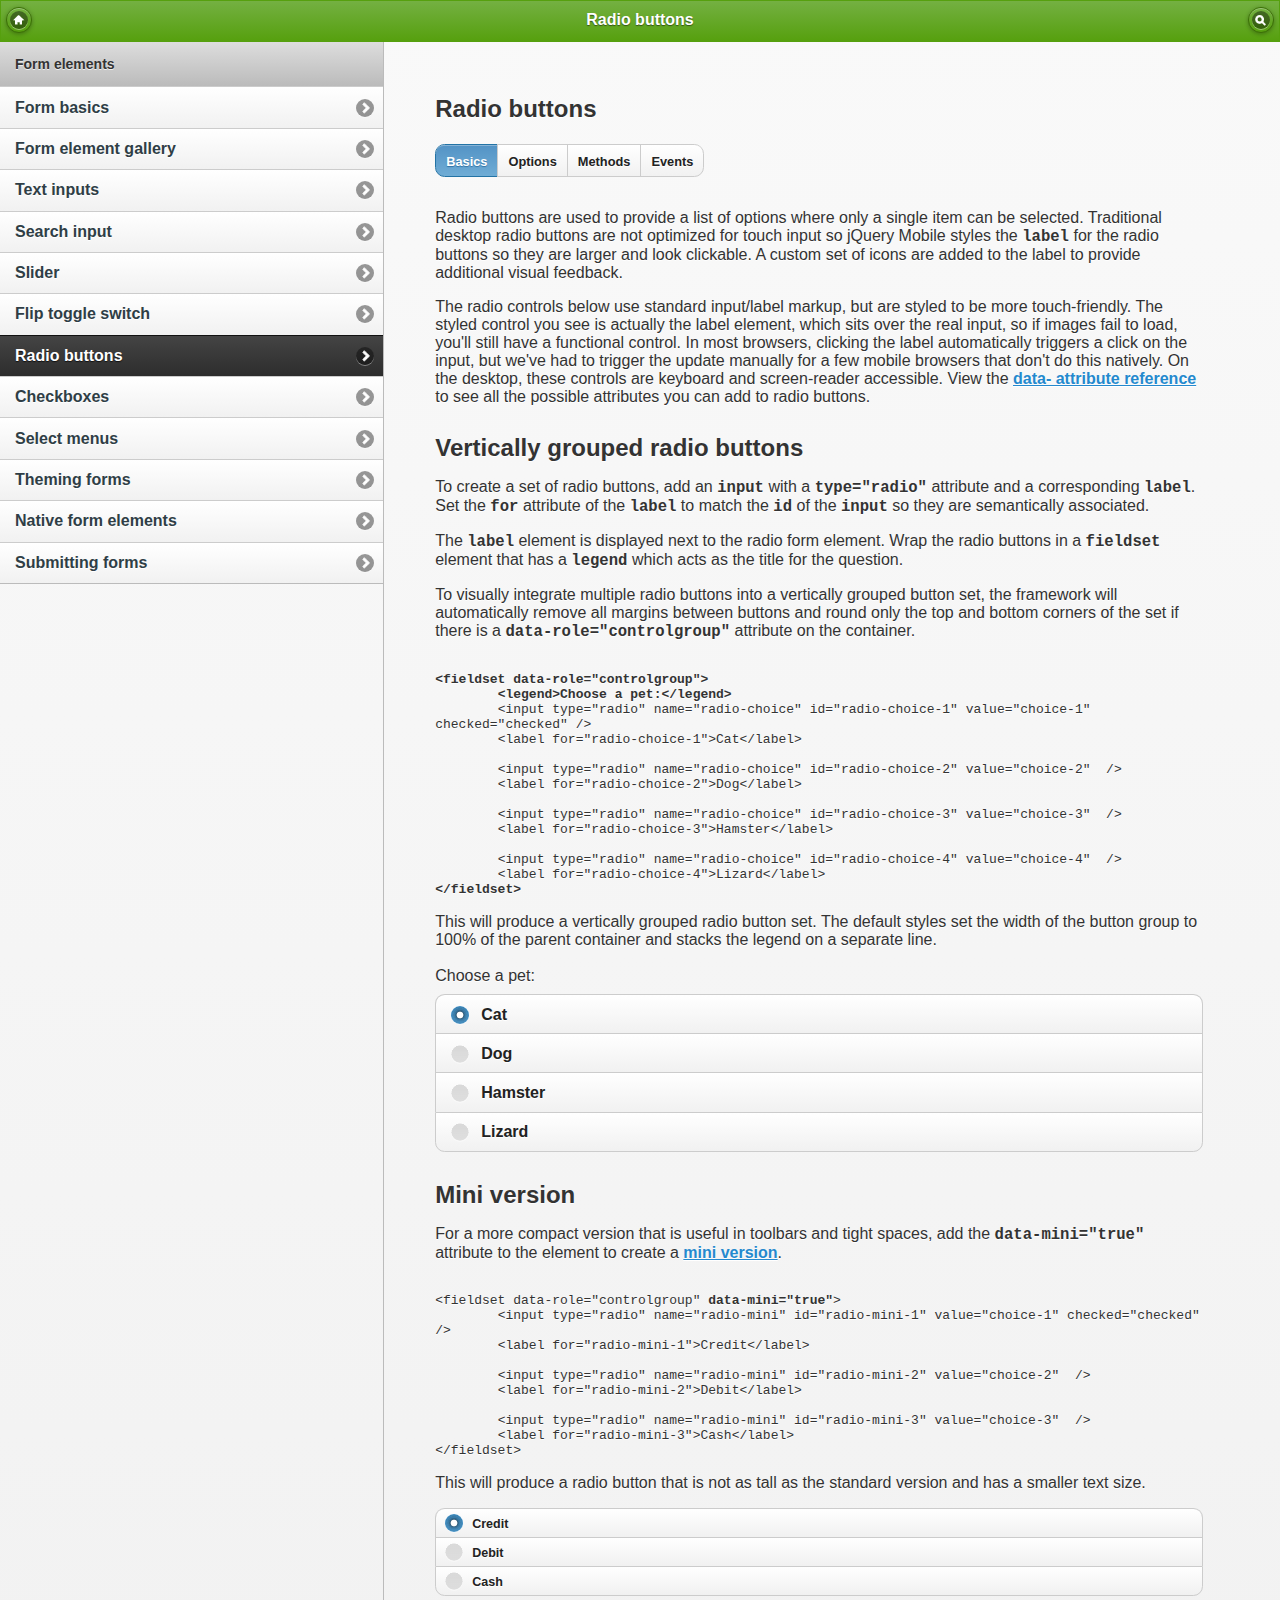
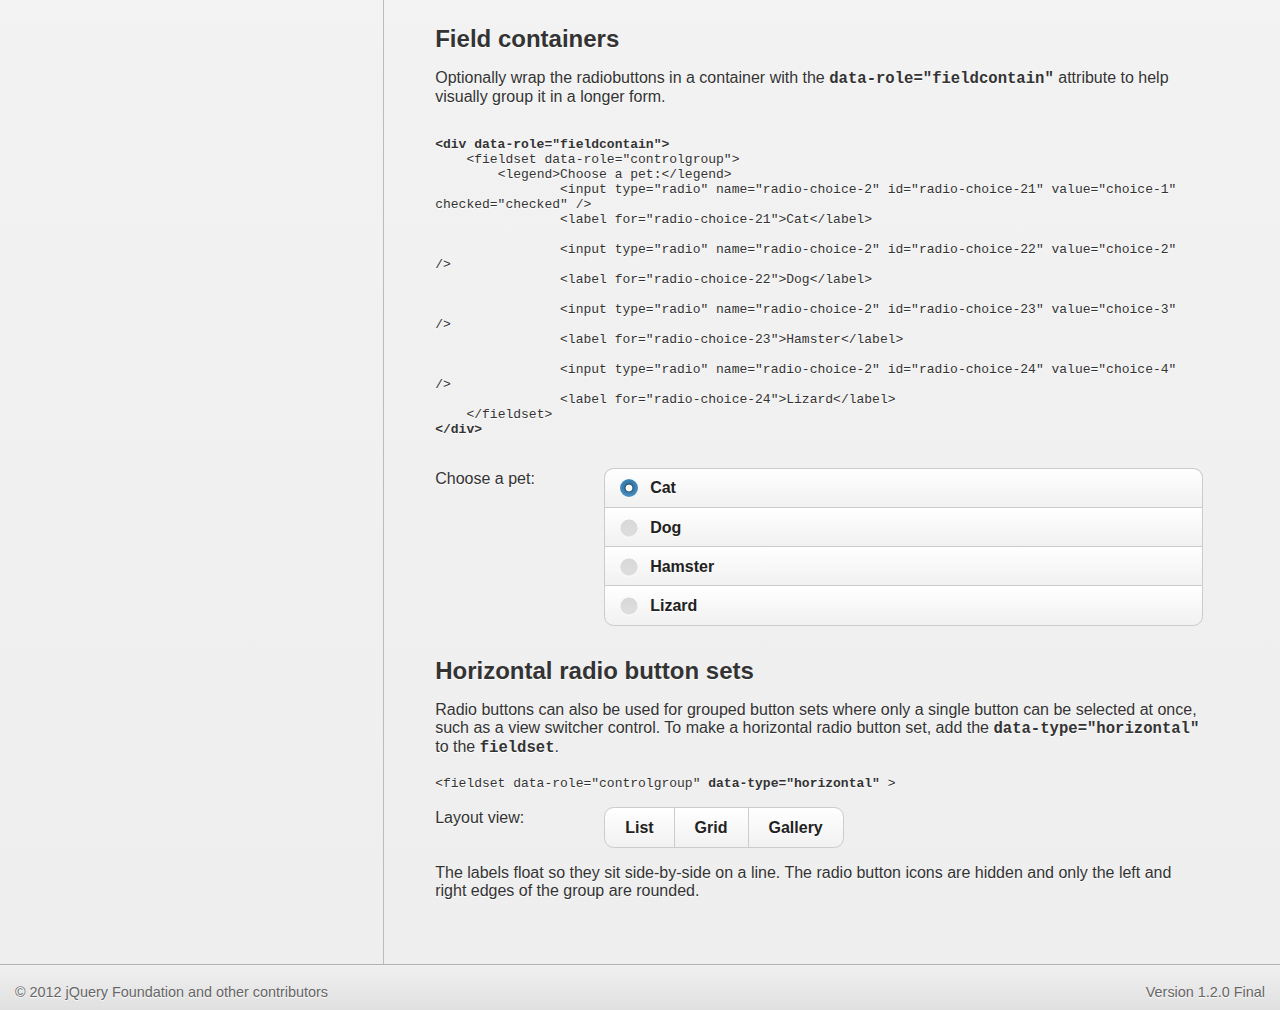
<file: jquery/demos/docs/forms/radiobuttons/index.html>
<!DOCTYPE html> 
<html>
	<head>
	<meta charset="utf-8">
	<meta name="viewport" content="width=device-width, initial-scale=1"> 
	<title>jQuery Mobile Docs - Radio Buttons</title> 
	<link rel="stylesheet"  href="../../../css/themes/default/jquery.mobile-1.2.0.css" />
	<link rel="stylesheet" href="../../_assets/css/jqm-docs.css"/> 
	<script src="../../../js/jquery.js"></script>
	<script src="../../../docs/_assets/js/jqm-docs.js"></script>
	<script src="../../../js/jquery.mobile-1.2.0.js"></script>

</head> 
<body> 

	<div data-role="page" class="type-interior">

		<div data-role="header" data-theme="f">
		<h1>Radio buttons</h1>
		<a href="../../../" data-icon="home" data-iconpos="notext" data-direction="reverse">Home</a>
		<a href="../../nav.html" data-icon="search" data-iconpos="notext" data-rel="dialog" data-transition="fade">Search</a>
	</div><!-- /header -->

	<div data-role="content">
		<div class="content-primary">
		
		<form action="#" method="get">

		<h2>Radio buttons</h2>

    <ul data-role="controlgroup" data-type="horizontal" class="localnav">
      <li><a href="index.html" data-role="button" data-transition="fade" class="ui-btn-active">Basics</a></li>
      <li><a href="options.html" data-role="button" data-transition="fade">Options</a></li>
      <li><a href="methods.html" data-role="button" data-transition="fade">Methods</a></li>
      <li><a href="events.html" data-role="button" data-transition="fade">Events</a></li>
    </ul>

		<p>Radio buttons are used to provide a list of options where only a single item can be selected. Traditional desktop radio buttons are not optimized for touch input so jQuery Mobile styles the <code>label</code> for the radio buttons so they are larger and look clickable. A custom set of icons are added to the label to provide additional visual feedback.</p>
		
		<p>The radio controls below use standard input/label markup, but are styled to be more touch-friendly. The styled control you see is actually the label element, which sits over the real input, so if images fail to load, you'll still have a functional control. In most browsers, clicking the label automatically triggers a click on the input, but we've had to trigger the update manually for a few mobile browsers that don't do this natively. On the desktop, these controls are keyboard and screen-reader accessible. View the <a href="../../api/data-attributes.html">data- attribute reference</a> to see all the possible attributes you can add to radio buttons.</p>
		
		<h2>Vertically grouped radio buttons</h2>
		
		<p>To create a set of radio buttons, add an <code>input</code> with a <code>type="radio"</code> attribute and a corresponding <code>label</code>. Set the <code>for</code> attribute of the <code>label</code> to match the <code>id</code> of the <code>input</code> so they are semantically associated.</p>
		
		<p>The <code>label</code> element is displayed next to the radio form element. Wrap the radio buttons in a <code>fieldset</code> element that has a <code>legend</code> which acts as the title for the question.</p>
		
		<p>To visually integrate multiple radio buttons into a vertically grouped button set, the framework will automatically remove all margins between buttons and round only the top and bottom corners of the set if there is a <code> data-role="controlgroup"</code> attribute on the container.</p>
				
<pre><code>	
<strong>&lt;fieldset data-role=&quot;controlgroup&quot;&gt;
	&lt;legend&gt;Choose a pet:&lt;/legend&gt;</strong>
     	&lt;input type=&quot;radio&quot; name=&quot;radio-choice&quot; id=&quot;radio-choice-1&quot; value=&quot;choice-1&quot; checked=&quot;checked&quot; /&gt;
     	&lt;label for=&quot;radio-choice-1&quot;&gt;Cat&lt;/label&gt;

     	&lt;input type=&quot;radio&quot; name=&quot;radio-choice&quot; id=&quot;radio-choice-2&quot; value=&quot;choice-2&quot;  /&gt;
     	&lt;label for=&quot;radio-choice-2&quot;&gt;Dog&lt;/label&gt;

     	&lt;input type=&quot;radio&quot; name=&quot;radio-choice&quot; id=&quot;radio-choice-3&quot; value=&quot;choice-3&quot;  /&gt;
     	&lt;label for=&quot;radio-choice-3&quot;&gt;Hamster&lt;/label&gt;

     	&lt;input type=&quot;radio&quot; name=&quot;radio-choice&quot; id=&quot;radio-choice-4&quot; value=&quot;choice-4&quot;  /&gt;
     	&lt;label for=&quot;radio-choice-4&quot;&gt;Lizard&lt;/label&gt;
<strong>&lt;/fieldset&gt;</strong>
</code></pre>

		
		<p>This will produce a vertically grouped radio button set. The default styles set the width of the button group to 100% of the parent container and stacks the legend on a separate line.</p>
		
		
	    <fieldset data-role="controlgroup">
	    	<legend>Choose a pet:</legend>
	         	<input type="radio" name="radio-pet" id="radio-pet-1a" value="choice-1" checked="checked"  />
	         	<label for="radio-pet-1a">Cat</label>

	         	<input type="radio" name="radio-pet" id="radio-pet-2a" value="choice-2"  />
	         	<label for="radio-pet-2a">Dog</label>

	         	<input type="radio" name="radio-pet" id="radio-pet-3a" value="choice-3"  />
	         	<label for="radio-pet-3a">Hamster</label>

	         	<input type="radio" name="radio-pet" id="radio-pet-4a" value="choice-4"  />
	         	<label for="radio-pet-4a">Lizard</label>
	    </fieldset>

		<h2>Mini version</h2>

		<p>For a more compact version that is useful in toolbars and tight spaces, add the <code>data-mini="true"</code> attribute to the element to create a <a href="../forms-all-mini.html">mini version</a>. </p>

<pre><code>			
&lt;fieldset data-role=&quot;controlgroup&quot; <strong>data-mini=&quot;true&quot;</strong>&gt;
    	&lt;input type=&quot;radio&quot; name=&quot;radio-mini&quot; id=&quot;radio-mini-1&quot; value=&quot;choice-1&quot; checked=&quot;checked&quot; /&gt;
    	&lt;label for=&quot;radio-mini-1&quot;&gt;Credit&lt;/label&gt;

	&lt;input type=&quot;radio&quot; name=&quot;radio-mini&quot; id=&quot;radio-mini-2&quot; value=&quot;choice-2&quot;  /&gt;
    	&lt;label for=&quot;radio-mini-2&quot;&gt;Debit&lt;/label&gt;
    	
    	&lt;input type=&quot;radio&quot; name=&quot;radio-mini&quot; id=&quot;radio-mini-3&quot; value=&quot;choice-3&quot;  /&gt;
    	&lt;label for=&quot;radio-mini-3&quot;&gt;Cash&lt;/label&gt;
&lt;/fieldset&gt;
</code></pre>

		<p>This will produce a radio button that is not as tall as the standard version and has a smaller text size.</p>
		
		<fieldset data-role="controlgroup" data-mini="true">
	         	<input type="radio" name="radio-mini" id="radio-mini-1" value="choice-1" checked="checked" />
	         	<label for="radio-mini-1">Credit</label>
	         	<input type="radio" name="radio-mini" id="radio-mini-2" value="choice-2"  />
	         	<label for="radio-mini-2">Debit</label>
	         	<input type="radio" name="radio-mini" id="radio-mini-3" value="choice-3"  />
	         	<label for="radio-mini-3">Cash</label>
	    </fieldset>
		
		<h2>Field containers</h2>
		
		<p>Optionally wrap the radiobuttons in a container with the <code>data-role="fieldcontain"</code> attribute to help visually group it in a longer form.</p>
	<pre><code>	
<strong>&lt;div data-role=&quot;fieldcontain&quot;&gt;</strong>
    &lt;fieldset data-role=&quot;controlgroup&quot;&gt;
    	&lt;legend&gt;Choose a pet:&lt;/legend&gt;
         	&lt;input type=&quot;radio&quot; name=&quot;radio-choice-2&quot; id=&quot;radio-choice-21&quot; value=&quot;choice-1&quot; checked=&quot;checked&quot; /&gt;
         	&lt;label for=&quot;radio-choice-21&quot;&gt;Cat&lt;/label&gt;

         	&lt;input type=&quot;radio&quot; name=&quot;radio-choice-2&quot; id=&quot;radio-choice-22&quot; value=&quot;choice-2&quot;  /&gt;
         	&lt;label for=&quot;radio-choice-22&quot;&gt;Dog&lt;/label&gt;

         	&lt;input type=&quot;radio&quot; name=&quot;radio-choice-2&quot; id=&quot;radio-choice-23&quot; value=&quot;choice-3&quot;  /&gt;
         	&lt;label for=&quot;radio-choice-23&quot;&gt;Hamster&lt;/label&gt;

         	&lt;input type=&quot;radio&quot; name=&quot;radio-choice-2&quot; id=&quot;radio-choice-24&quot; value=&quot;choice-4&quot;  /&gt;
         	&lt;label for=&quot;radio-choice-24&quot;&gt;Lizard&lt;/label&gt;
    &lt;/fieldset&gt;
<strong>&lt;/div&gt;
</strong>	</code></pre>

		<div data-role="fieldcontain">
		    <fieldset data-role="controlgroup">
		    	<legend>Choose a pet:</legend>
		         	<input type="radio" name="radio-pet-1" id="radio-pet-1" value="choice-1" checked="checked"  />
		         	<label for="radio-pet-1">Cat</label>

		         	<input type="radio" name="radio-pet-1" id="radio-pet-2" value="choice-2"  />
		         	<label for="radio-pet-2">Dog</label>

		         	<input type="radio" name="radio-pet-1" id="radio-pet-3" value="choice-3"  />
		         	<label for="radio-pet-3">Hamster</label>

		         	<input type="radio" name="radio-pet-1" id="radio-pet-4" value="choice-4"  />
		         	<label for="radio-pet-4">Lizard</label>
		    </fieldset>
		</div>
			<h2>Horizontal radio button sets</h2>

			<p>Radio buttons can also be used for grouped button sets where only a single button can be selected at once, such as a view switcher control. To make a horizontal radio button set, add the <code> data-type="horizontal"</code> to the <code>fieldset</code>.</p>

	<code>
	&lt;fieldset data-role=&quot;controlgroup&quot; <strong>data-type=&quot;horizontal&quot;</strong> &gt;
	</code>

	<div data-role="fieldcontain">
	    <fieldset data-role="controlgroup" data-type="horizontal">
	     	<legend>Layout view:</legend>
	         	<input type="radio" name="radio-view" id="radio-view-a" value="list"  />
	         	<label for="radio-view-a">List</label>
	         	<input type="radio" name="radio-view" id="radio-view-b" value="grid"  />
	         	<label for="radio-view-b">Grid</label>
	         	<input type="radio" name="radio-view" id="radio-view-c" value="gallery"  />
	         	<label for="radio-view-c">Gallery</label>
	    </fieldset>
	</div>

				<p>The labels float so they sit side-by-side on a line. The radio button icons are hidden and only the left and right edges of the group are rounded.</p>
				

	



	</form>
	
	</div><!--/content-primary -->		
	
	<div class="content-secondary">
		
		<div data-role="collapsible" data-collapsed="true" data-theme="b" data-content-theme="d">
			
				<h3>More in this section</h3>
				
				<ul data-role="listview" data-theme="c" data-dividertheme="d">
				
					<li data-role="list-divider">Form elements</li>
					<li><a href="../docs-forms.html">Form basics</a></li>
					<li><a href="../forms-all.html">Form element gallery</a></li>
					<li><a href="../textinputs/index.html">Text inputs</a></li>
					<li><a href="../search/">Search input</a></li>
					<li><a href="../slider/">Slider</a></li>
					<li><a href="../switch/">Flip toggle switch</a></li>
					<li data-theme="a"><a href="index.html">Radio buttons</a></li>
					<li><a href="../checkboxes/">Checkboxes</a></li>
					<li><a href="../selects/">Select menus</a></li>
					<li><a href="../forms-themes.html">Theming forms</a></li>
					<li><a href="../forms-all-native.html">Native form elements</a></li>
					<li><a href="../forms-sample.html">Submitting forms</a></li>
					
	
				</ul>
		</div>
	</div>		

</div><!-- /content -->

<div data-role="footer" class="footer-docs" data-theme="c">
		<p class="jqm-version"></p>
		<p>&copy; 2012 jQuery Foundation and other contributors</p>
</div>
	
</div><!-- /page -->

</body>
</html>
</file>
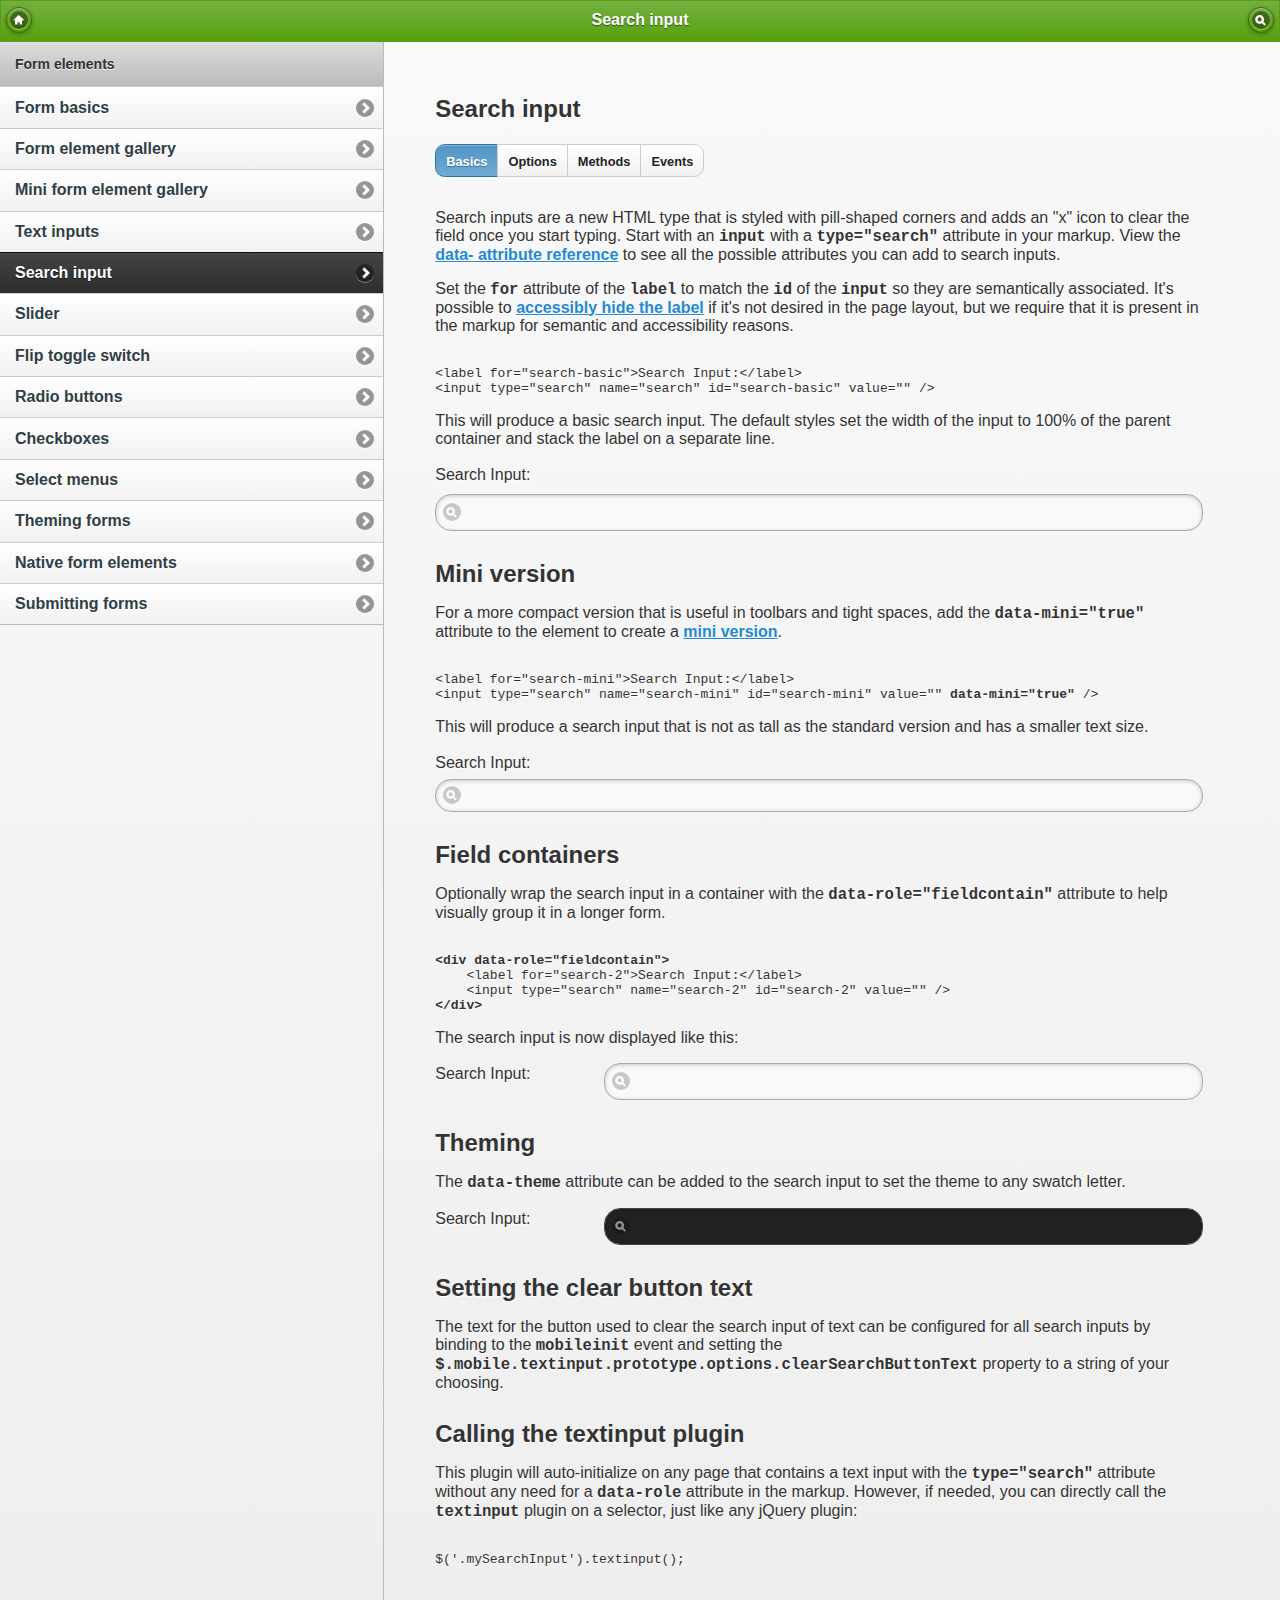
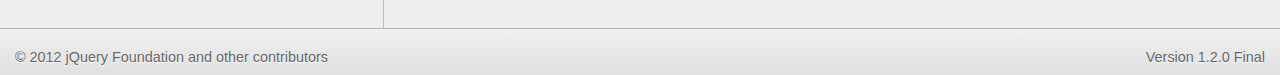
<file: jquery/demos/docs/forms/search/index.html>
<!DOCTYPE html> 
<html>
	<head>
	<meta charset="utf-8">
	<meta name="viewport" content="width=device-width, initial-scale=1"> 
	<title>jQuery Mobile Docs - Search input</title> 
	<link rel="stylesheet"  href="../../../css/themes/default/jquery.mobile-1.2.0.css" />
	<link rel="stylesheet" href="../../_assets/css/jqm-docs.css"/>
	<script src="../../../js/jquery.js"></script>
	<script src="../../../docs/_assets/js/jqm-docs.js"></script>
	<script src="../../../js/jquery.mobile-1.2.0.js"></script>

</head> 
<body> 

	<div data-role="page" class="type-interior">

		<div data-role="header" data-theme="f">
		<h1>Search input</h1>
		<a href="../../../" data-icon="home" data-iconpos="notext" data-direction="reverse">Home</a>
		<a href="../../nav.html" data-icon="search" data-iconpos="notext" data-rel="dialog" data-transition="fade">Search</a>
	</div><!-- /header -->

	<div data-role="content">
		<div class="content-primary">
		
		<form action="#" method="get">

			<h2>Search input</h2>
			
			<ul data-role="controlgroup" data-type="horizontal" class="localnav">
				<li><a href="index.html" data-role="button" data-transition="fade" class="ui-btn-active">Basics</a></li>
				<li><a href="options.html" data-role="button" data-transition="fade">Options</a></li>
				<li><a href="methods.html" data-role="button" data-transition="fade">Methods</a></li>
				<li><a href="events.html" data-role="button" data-transition="fade">Events</a></li>
			</ul>

			<p>Search inputs are a new HTML type that is styled with pill-shaped corners and adds an "x" icon to clear the field once you start typing. Start with an <code>input</code> with a <code>type="search"</code> attribute in your markup. View the <a href="../../api/data-attributes.html">data- attribute reference</a> to see all the possible attributes you can add to search inputs.</p>
			
			<p>Set the <code>for</code> attribute of the <code>label</code> to match the <code>id</code> of the <code>input</code> so they are semantically associated. It's possible to <a href="../docs-forms.html">accessibly hide the label</a> if it's not desired in the page layout, but we require that it is present in the markup for semantic and accessibility reasons.</p>
				
<pre><code>	
&lt;label for=&quot;search-basic&quot;&gt;Search Input:&lt;/label&gt;
&lt;input type=&quot;search&quot; name=&quot;search&quot; id=&quot;search-basic&quot; value=&quot;&quot; /&gt;
</code></pre>	

				<p>This will produce a basic search input. The default styles set the width of the input to 100% of the parent container and stack the label on a separate line.</p>
		         <label for="search-basic">Search Input:</label>
				 <input type="search" name="search" id="search-basic" value="" />
		        
				<h2>Mini version</h2>

				<p>For a more compact version that is useful in toolbars and tight spaces, add the <code>data-mini="true"</code> attribute to the element to create a <a href="../forms-all-mini.html">mini version</a>. </p>

<pre><code>	
&lt;label for=&quot;search-mini&quot;&gt;Search Input:&lt;/label&gt;
&lt;input type=&quot;search&quot; name=&quot;search-mini&quot; id=&quot;search-mini&quot; value=&quot;&quot; <strong>data-mini=&quot;true&quot;</strong> /&gt;
</code></pre>

				<p>This will produce a search input that is not as tall as the standard version and has a smaller text size.</p>
		         <label for="search-mini">Search Input:</label>
				 <input type="search" name="search-mini" id="search-mini" value="" data-mini="true" />

				<h2>Field containers</h2>
				
				 <p>Optionally wrap the search input in a container with the <code>data-role="fieldcontain"</code> attribute to help visually group it in a longer form.</p>

<pre><code>	
<strong>&lt;div data-role=&quot;fieldcontain&quot;&gt;
</strong>    &lt;label for=&quot;search-2&quot;&gt;Search Input:&lt;/label&gt;
    &lt;input type=&quot;search&quot; name=&quot;search-2&quot; id=&quot;search-2&quot; value=&quot;&quot; /&gt;
<strong>&lt;/div&gt;
</strong></code></pre>	
			 
			<p>The search input is now displayed like this:</p>
			<div data-role="fieldcontain">
	         <label for="search-2">Search Input:</label>
	         <input type="search" name="search-2" id="search-2" value="" />
			</div>

			<h2>Theming</h2>
			<p>The <code>data-theme</code> attribute can be added to the search input to set the theme to any swatch letter.</p>
			<div data-role="fieldcontain">
	         <label for="search-3">Search Input:</label>
	         <input type="search" name="search-3" id="search-3" value="" data-theme="a" />
			</div>

			<h2>Setting the clear button text</h2>
			<p>The text for the button used to clear the search input of text can be configured for all search inputs by binding to the <code>mobileinit</code> event and setting the <code>$.mobile.textinput.prototype.options.clearSearchButtonText</code> property to a string of your choosing.</p>
			
			<h2>Calling the textinput plugin</h2>

<p>This plugin will auto-initialize on any page that contains a text input with the <code>type="search"</code> attribute without any need for a <code>data-role</code> attribute in the markup. However, if needed, you can directly call the <code>textinput</code> plugin on a selector, just like any jQuery plugin:</p>
<pre><code>
$('.mySearchInput').textinput();			
</code></pre>
			

	</form>
	
	</div><!--/content-primary -->		
	
	<div class="content-secondary">
		
		<div data-role="collapsible" data-collapsed="true" data-theme="b" data-content-theme="d">
			
				<h3>More in this section</h3>
				
				<ul data-role="listview" data-theme="c" data-dividertheme="d">
				
					<li data-role="list-divider">Form elements</li>
					<li><a href="../docs-forms.html">Form basics</a></li>
					<li><a href="../forms-all.html">Form element gallery</a></li>
					<li><a href="../forms-all-mini.html">Mini form element gallery</a></li>
					<li><a href="../textinputs/index.html">Text inputs</a></li>
					<li data-theme="a"><a href="index.html">Search input</a></li>
					<li><a href="../slider/">Slider</a></li>
					<li><a href="../switch/">Flip toggle switch</a></li>
					<li><a href="../radiobuttons/">Radio buttons</a></li>
					<li><a href="../checkboxes/">Checkboxes</a></li>
					<li><a href="../selects/">Select menus</a></li>
					<li><a href="../forms-themes.html">Theming forms</a></li>
					<li><a href="../forms-all-native.html">Native form elements</a></li>
					<li><a href="../forms-sample.html">Submitting forms</a></li>
					
	
				</ul>
		</div>
	</div>		

</div><!-- /content -->

<div data-role="footer" class="footer-docs" data-theme="c">
		<p class="jqm-version"></p>
		<p>&copy; 2012 jQuery Foundation and other contributors</p>
</div>
	
</div><!-- /page -->

</body>
</html>
</file>
<file: jquery/demos/docs/_assets/css/jqm-docs.css>
/* jqm docs css

Beware: lots of last-minute CSS going on in here 
cobblers, shoes, 
*/

body { background: #f9f9f9; padding:13px; }
body.ui-mobile-viewport { padding: 0; }
body, input, textarea, select, button { font-family: Helvetica, Arial, san-serif; }
.ui-mobile .type-home .ui-content { margin: 0; background: #e5e5e5 url(../images/jqm-sitebg.png) top center repeat-x; }
.ui-mobile #jqm-homeheader { padding: 40px 10px 0; text-align: center;  margin: 0 auto; }
.ui-mobile #jqm-homeheader h1 { margin: 0 0 ; }
.ui-mobile #jqm-homeheader p { margin: .3em 0 0; line-height: 1.3; font-size: .9em; font-weight: bold; color: #666; }

.type-home .ui-content .jqm-version {
	display: block;
	position: absolute;
	width: 96px;
	border: solid #fff;
	border-width: 2px 1px;
	padding: .25em 2.25em;
	margin: 0 15px 0 0;
	right: 0;
	top: -2px;
	background: #f7cf57;
	color: #000;
	font-size: .8em;
	font-weight: bold;
	text-align: center;
	text-shadow: 0 1px 1px #fff;
	z-index: 9;
	-webkit-transform: rotate(45deg) translate(4.8em,-1em);
	-moz-transform: rotate(45deg) translate(4.8em,-1em);
	-ms-transform: rotate(45deg) translate(4.8em,-1em);
	-o-transform: rotate(45deg) translate(4.8em,-1em);
	transform: rotate(45deg);
	-webkit-box-shadow: 0 0 6px rgba(0,0,0,.40);
	-moz-box-shadow: 0 0 6px rgba(0,0,0,.40);
	-o-box-shadow: 0 0 6px rgba(0,0,0,.40);
	box-shadow: 0 0 6px rgba(0,0,0,.40);
}
.type-home .ui-content .jqm-version b {
	color: #a21412;
	font-weight: bold;
}

.footer-docs {
	padding: 5px 0;
	clear:both;
	color:#666;
}
.footer-docs p {
	font-weight: normal;
	font-size: .9em;
}
.ui-mobile-viewport .footer-docs p {
	margin: .5em 15px;	
}
.ui-mobile-viewport .footer-docs p.jqm-version {
	font-weight: bold;
}
@media all and (min-width:650px) {
	.ui-mobile-viewport .footer-docs {
		overflow: hidden;		
	}
	.ui-mobile-viewport .footer-docs p {
		margin: 1em 15px;
		float: left;		
	}
	.ui-mobile-viewport .footer-docs p.jqm-version {
		float: right;
		font-weight: normal;
	}
}

h2 { margin:1.2em 0 .4em 0; }
p code { font-size:1.2em; font-weight:bold; } 
h4 code {font-size:1.2em; font-weight:bold; }

dt { font-weight: bold; margin: 2em 0 .5em; }
dt code, dd code { font-size:1.3em; line-height:150%; }
pre { white-space: pre; white-space: pre-wrap; word-wrap: break-word; }
strong { font-weight: bold; }

#jqm-homeheader img { width: 275px; height: 78px; margin-top:-20px; }
img { max-width: 100%; }

/* fluid images moved from jquery.mobile.core.css*/
.ui-mobile img {
	max-width: 100%;
}

.ui-header .jqm-home { top: 0; }
nav { margin: 0; }

p.intro {
	font-size: .96em;
	line-height: 1.3;
	border-top: 1px solid #75ae18;
	border-bottom: 0;
	background: none;
	margin: 1.5em 0;
	padding: 1.5em 15px 0;
}
p.intro strong {
	color:  #558e08;
}

.type-interior .content-secondary {
	border-right: 0;
	border-left: 0;
	margin: 10px -15px 0;
	background: #fff;
	border-top: 1px solid #ccc;
}
.type-home .ui-content {
	margin-top: 5px;
	overflow: hidden;
	position: relative;
}
.type-interior .ui-content {
	padding-bottom: 0;
}
.content-secondary .ui-collapsible {
	padding: 10px 15px;
}
.content-secondary .ui-collapsible-inset {
	margin: 0;
}
.content-secondary .ui-collapsible-content {
	padding: 0;
	background: none;
}
.content-secondary .ui-listview {
	margin: 0;
}
/* new API additions */

dt {  
	margin: 35px 0 15px 0; 
	background-color:#ddd; 
	font-weight:normal;
}
dt code { 
	display:inline-block; 
	font-weight:bold;
	color:#56A00E; 
	padding:3px 7px; 
	margin-right:10px; 
	background-color:#fff; 
}
dd { 
	margin-bottom:10px; 
}
dd .default { font-weight:bold; }
dd pre { 
	margin:0 0 0 0; 
}
dd code { font-weight: normal; }
dd pre code { 
	margin:0; 
	border:none; 
	font-weight:normal; 
	font-size:100%; 
	background-color:transparent; 
}
dd h4 { margin:15px 0 0 0; }
		
.localnav {
	margin:0 0 20px 0;
}
.ui-mobile-viewport .localnav li {
	float:left;
}
.localnav .ui-btn-inner { 
	padding: .6em 10px; 
	font-size:80%; 
}

/* custom dialog for the photos sharing */
.ui-dialog.dialog-actionsheet .ui-dialog-contain {
	margin-top: 0;
}

/* popup examples */
.type-interior .ui-popup-container .ui-content { padding: 15px !important; }

/* F bar theme - just for the docs overview headers */
.ui-bar-f {
	border: 1px solid #56A00E;
	background: 			#74b042;
	color: 					#fff;
	font-weight: bold;
	text-shadow: 0 1px 1px #335413;	
	background-image: -webkit-gradient(linear, left top, left bottom, from(#74b042), to(#56A00E)); /* Saf4+, Chrome */
	background-image: -webkit-linear-gradient(#74b042, #56A00E); /* Chrome 10+, Saf5.1+ */
	background-image:    -moz-linear-gradient(#74b042, #56A00E); /* FF3.6 */
	background-image:     -ms-linear-gradient(#74b042, #56A00E); /* IE10 */
	background-image:      -o-linear-gradient(#74b042, #56A00E); /* Opera 11.10+ */
	background-image:         linear-gradient(#74b042, #56A00E);		
}
.ui-bar-f, 
.ui-bar-f input, 
.ui-bar-f select, 
.ui-bar-f textarea, 
.ui-bar-f button {
	font-family: Helvetica, Arial, sans-serif /*{global-font-family}*/;
}

.ui-bar-f,
.ui-bar-f .ui-link-inherit {
	color: 					#fff;
}
.ui-bar-f .ui-link {
	color: 					#fff;
	font-weight: bold;
}
.ui-btn-up-f {
	border: 1px solid 		#3B6F07;
	background: 			#56A00E;
	font-weight: bold;
	color: 					#fff;
	text-shadow: 0 1px 1px #234403;
	background-image: -webkit-gradient(linear, left top, left bottom, from(#74b042), to(#56A00E)); /* Saf4+, Chrome */
	background-image: -webkit-linear-gradient(#74b042, #56A00E); /* Chrome 10+, Saf5.1+ */
	background-image:    -moz-linear-gradient(#74b042, #56A00E); /* FF3.6 */
	background-image:     -ms-linear-gradient(#74b042, #56A00E); /* IE10 */
	background-image:      -o-linear-gradient(#74b042, #56A00E); /* Opera 11.10+ */
	background-image:         linear-gradient(#74b042, #56A00E);
}
.ui-btn-up-f a.ui-link-inherit {
	color: 					#fff;
}
.ui-btn-hover-f {
	border: 1px solid 		#3B6F07;
	background: 			#6EBC1F;
	font-weight: bold;
	color: 					#fff;
	text-shadow: 0 1px 1px #234403;
	background-image: -webkit-gradient(linear, left top, left bottom, from(#8FC963), to(#6EBC1F)); /* Saf4+, Chrome */
	background-image: -webkit-linear-gradient(#8FC963, #6EBC1F); /* Chrome 10+, Saf5.1+ */
	background-image:    -moz-linear-gradient(#8FC963, #6EBC1F); /* FF3.6 */
	background-image:     -ms-linear-gradient(#8FC963, #6EBC1F); /* IE10 */
	background-image:      -o-linear-gradient(#8FC963, #6EBC1F); /* Opera 11.10+ */
	background-image:         linear-gradient(#8FC963, #6EBC1F);
}
.ui-btn-hover-f a.ui-link-inherit {
	color: 					#fff;
}
.ui-btn-down-f {
	border: 1px solid 		#3B6F07;
	background: 			#3d3d3d;
	font-weight: bold;
	color: 					#fff;
	text-shadow: 0 1px 1px #234403;
	background-image: -webkit-gradient(linear, left top, left bottom, from(#56A00E), to(#64A234)); /* Saf4+, Chrome */
	background-image: -webkit-linear-gradient(#56A00E, #64A234); /* Chrome 10+, Saf5.1+ */
	background-image:    -moz-linear-gradient(#56A00E, #64A234); /* FF3.6 */
	background-image:     -ms-linear-gradient(#56A00E, #64A234); /* IE10 */
	background-image:      -o-linear-gradient(#56A00E, #64A234); /* Opera 11.10+ */
	background-image:         linear-gradient(#56A00E, #64A234);
}
.ui-btn-down-f a.ui-link-inherit {
	color: 					#fff;
}
.ui-btn-up-f,
.ui-btn-hover-f,
.ui-btn-down-f {
	font-family: Helvetica, Arial, sans-serif;
	text-decoration: none;
}


/* docs site layout */

@media all and (min-width: 650px){
	
	.type-home .ui-content {
		margin-top: 5px;
	}
	.ui-mobile #jqm-homeheader {
		max-width: 340px;
	}
	p.intro {
		margin: 2em 0;
	}
	.type-home .ui-content,
	.type-interior > .ui-content {
		padding: 0;
	}
	.type-interior > .ui-content {
		overflow: hidden;
	}
	.content-secondary {
		text-align: left;
		float: left;
		width: 45%;
	}
	.content-secondary,
	.type-interior .content-secondary {
		margin: 30px 0 20px 2%;
		padding: 20px 4% 0 0;
		background: none;
		border-top: none;
		position: relative;
	}
	.type-interior .content-secondary::after {
		content: "";
		display: inline-block;
		position: absolute;
		top: 0;
		right: 0;
		height: 1px;
		width: 1px;
		margin-bottom: -9999px;
		padding-bottom: 9999px;
		background: #bbb;
	}
	.type-index .content-secondary {
		padding: 0;
	}
	.content-secondary .ui-collapsible {
		margin: 0;
		padding: 0;
	}
	.content-secondary .ui-collapsible-content {
		border-left: none;
		border-right: none;
	}
	.type-index .content-secondary .ui-listview {
		margin: 0;
	}
	.ui-mobile #jqm-homeheader {
		padding: 0;
	}
	.content-primary {
		width: 45%;
		float: right;
		margin-top: 30px;
		margin-right: 1%;
		padding-right: 1%;
	}
	.content-primary ul:first-child {
		margin-top: 0;
	}
	/* collapsible non-inset example */
	.content-primary .ui-collapsible-content ul:first-child {
		margin-top: -10px;
	}
	.content-secondary h2 {
		position: absolute;
		left: -9999px;
	}
	.type-interior .content-primary {
		padding: 1.5em 6% 3em 0;
		margin: 0;
	}
	/* fix up the collapsibles - expanded on desktop */
	.content-secondary .ui-collapsible-inset {
		margin-bottom: -1px;
	}
	.content-secondary .ui-collapsible-heading {
		display: none;
	}
	.content-secondary .ui-collapsible-contain {
		margin:0;
	}
	.content-secondary .ui-collapsible-content {
		display: block;
		margin: 0;
		padding: 0;
	}
	.content-secondary .ui-collapsible-content,
	.content-secondary .ui-collapsible-content > .ui-listview .ui-li-last {
		border-bottom-left-radius: 0;
		border-bottom-right-radius: 0;
	}
	.type-interior  .content-secondary .ui-li-divider {
		padding-top: 1em;
		padding-bottom: 1em;
	}
	.type-interior .content-secondary {
		margin: 0;
		padding: 0;
	}
	
}
@media all and (min-width: 750px){
	.type-home .ui-content {
		background-position: 39%;
	}
	.content-secondary {
		width: 34%;
	}
	.content-primary {
		width: 56%;
		padding-right: 1%;
	}
}

@media all and (min-width: 1200px){
	.type-home .ui-content{
		background-position: 38.5%;
	}
	.content-secondary {
		width: 30%;
		padding-right:6%;
		margin: 30px 0 20px 5%;
	}
	.type-interior .content-secondary {
		margin: 0;
		padding: 0;
	}
	.content-primary {
		width: 50%;
		margin-right: 5%;
		padding-right: 3%;
	}
	.type-interior .content-primary {
		width: 60%;
	}
}

/* reset for popup examples */
.type-interior .ui-popup.ui-content,
.type-interior .ui-popup .ui-content {
	background-position: 0 0;
	background-repeat: no-repeat;
	overflow: visible;
}

/* tables documenting enum-type settings */
.enum-value {
	vertical-align: top;
	white-space: nowrap;
}

/* Navbar examples */
.content-primary > .ui-header,
.content-primary > .ui-footer {
	overflow: hidden;
}

/* list styles */
ul { margin:0; padding-left:0; }
ul li { list-style:none; padding:.7em 0; margin:0; border-bottom:1px solid #e3e3e3; }
ul ul li { border: none;}

dl dd ul { padding-left: 40px; }
dl dd ul li { list-style: disc; }
dl dd ul li li { list-style: circle; }
dl dd ul li li li { list-style: square; }
dl dd ul li { border: none; }

.ui-mobile-viewport .localnav li {
	border: none;	
}
</file>
